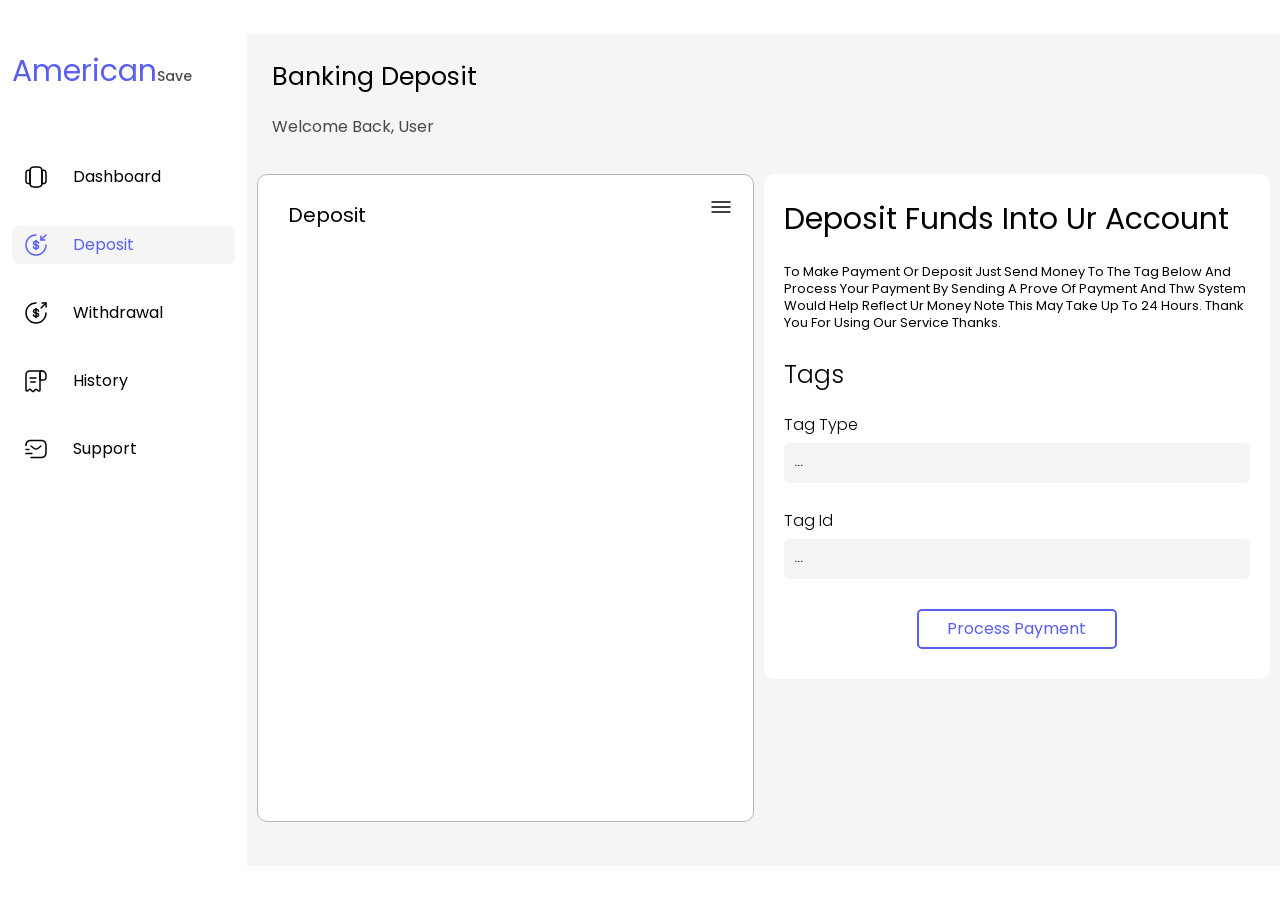
<file: deposit.html>
<!DOCTYPE html>
<html lang="en">
<head>
    <meta charset="UTF-8">
    <meta name="viewport" content="width=device-width, initial-scale=1.0">
    <link rel="stylesheet" href="./assets/css/style.css">
    <link rel="preconnect" href="https://fonts.googleapis.com">
<link rel="preconnect" href="https://fonts.gstatic.com" crossorigin>
<link href="https://fonts.googleapis.com/css2?family=Poppins:ital,wght@0,100;0,200;0,300;0,400;0,500;0,600;0,700;0,800;0,900;1,100;1,200;1,300;1,400;1,500;1,600;1,700;1,800;1,900&display=swap" rel="stylesheet">
    <title>American save _ deposit</title>
</head>
<body class="dash_body">
    <main>
        <section class="nav">
          
            <h1 class="logo">
                American <b>save</b>
            </h1>
            <svg width="24" class="nav_tog" height="24" viewBox="0 0 24 24" xmlns="http://www.w3.org/2000/svg">
                <path d="M21 7.75H3C2.59 7.75 2.25 7.41 2.25 7C2.25 6.59 2.59 6.25 3 6.25H21C21.41 6.25 21.75 6.59 21.75 7C21.75 7.41 21.41 7.75 21 7.75Z" />
                <path d="M21 12.75H3C2.59 12.75 2.25 12.41 2.25 12C2.25 11.59 2.59 11.25 3 11.25H21C21.41 11.25 21.75 11.59 21.75 12C21.75 12.41 21.41 12.75 21 12.75Z" />
                <path d="M21 17.75H3C2.59 17.75 2.25 17.41 2.25 17C2.25 16.59 2.59 16.25 3 16.25H21C21.41 16.25 21.75 16.59 21.75 17C21.75 17.41 21.41 17.75 21 17.75Z" />
                </svg>
            <ul>
                <a href="./dashboard.html">
                    <li >
                        <svg width="24" height="24" viewBox="0 0 24 24"  xmlns="http://www.w3.org/2000/svg">
                            <path d="M13 22.75H11C7.7 22.75 5.71 22.09 5.34 18.74C5.28 18.29 5.25 17.75 5.25 17V7C5.25 6.25 5.28 5.71 5.35 5.23C5.71 1.91 7.7 1.25 11 1.25H13C16.3 1.25 18.29 1.91 18.66 5.26C18.72 5.71 18.75 6.25 18.75 7V17C18.75 17.75 18.72 18.29 18.65 18.77C18.29 22.09 16.3 22.75 13 22.75ZM11 2.75C7.69 2.75 7.06 3.42 6.84 5.42C6.78 5.85 6.75 6.32 6.75 7V17C6.75 17.68 6.78 18.15 6.83 18.55C7.05 20.58 7.69 21.25 11 21.25H13C16.31 21.25 16.94 20.58 17.16 18.58C17.22 18.16 17.25 17.68 17.25 17V7C17.25 6.33 17.22 5.85 17.17 5.45C16.95 3.42 16.31 2.75 13 2.75H11Z" />
                            <path d="M5.67 19.42H5.33C2.24 19.42 1.25 18.43 1.25 15.33V8.67C1.25 5.57 2.24 4.58 5.33 4.58H5.67C5.84 4.58 5.98 4.58 6.14 4.59C6.35 4.6 6.54 4.7 6.67 4.87C6.8 5.04 6.86 5.24 6.83 5.45C6.78 5.85 6.75 6.32 6.75 7V17C6.75 17.68 6.78 18.15 6.83 18.55C6.86 18.76 6.8 18.97 6.67 19.13C6.54 19.29 6.35 19.39 6.14 19.41C5.98 19.42 5.84 19.42 5.67 19.42ZM5.27 6.08C3.08 6.09 2.75 6.44 2.75 8.67V15.33C2.75 17.56 3.08 17.91 5.27 17.92C5.26 17.65 5.25 17.35 5.25 17V7C5.25 6.65 5.26 6.35 5.27 6.08Z" />
                            <path d="M18.67 19.42H18.33C18.16 19.42 18.02 19.42 17.86 19.41C17.65 19.4 17.46 19.3 17.33 19.13C17.2 18.97 17.14 18.76 17.17 18.55C17.23 18.15 17.25 17.67 17.25 17V7C17.25 6.33 17.22 5.85 17.17 5.45C17.14 5.24 17.2 5.03 17.33 4.87C17.46 4.71 17.65 4.61 17.86 4.59C18.02 4.58 18.16 4.58 18.33 4.58H18.67C21.76 4.58 22.75 5.57 22.75 8.67V15.33C22.75 18.43 21.76 19.42 18.67 19.42ZM18.73 6.08C18.74 6.35 18.75 6.65 18.75 7V17C18.75 17.35 18.74 17.65 18.73 17.92C20.92 17.91 21.25 17.56 21.25 15.33V8.67C21.25 6.44 20.92 6.09 18.73 6.08Z" />
                            </svg>
                            
                        Dashboard
                    </li>
                </a>
                <a href="./deposit.html">
                    <li class="active">

                        <svg width="24" height="24" viewBox="0 0 24 24"  xmlns="http://www.w3.org/2000/svg">
                            <path d="M13.05 16.25H11.17C9.84001 16.25 8.75 15.13 8.75 13.75C8.75 13.34 9.09 13 9.5 13C9.91 13 10.25 13.34 10.25 13.75C10.25 14.3 10.66 14.75 11.17 14.75H13.05C13.44 14.75 13.75 14.4 13.75 13.97C13.75 13.43 13.6 13.35 13.26 13.23L10.25 12.18C9.61 11.96 8.75 11.49 8.75 10.02C8.75 8.76999 9.74001 7.73999 10.95 7.73999H12.83C14.16 7.73999 15.25 8.85999 15.25 10.24C15.25 10.65 14.91 10.99 14.5 10.99C14.09 10.99 13.75 10.65 13.75 10.24C13.75 9.68999 13.34 9.23999 12.83 9.23999H10.95C10.56 9.23999 10.25 9.58999 10.25 10.02C10.25 10.56 10.4 10.64 10.74 10.76L13.75 11.81C14.39 12.03 15.25 12.5 15.25 13.97C15.25 15.23 14.26 16.25 13.05 16.25Z" />
                            <path d="M12 17.25C11.59 17.25 11.25 16.91 11.25 16.5V7.5C11.25 7.09 11.59 6.75 12 6.75C12.41 6.75 12.75 7.09 12.75 7.5V16.5C12.75 16.91 12.41 17.25 12 17.25Z" />
                            <path d="M12 22.75C6.07 22.75 1.25 17.93 1.25 12C1.25 6.07 6.07 1.25 12 1.25C12.41 1.25 12.75 1.59 12.75 2C12.75 2.41 12.41 2.75 12 2.75C6.9 2.75 2.75 6.9 2.75 12C2.75 17.1 6.9 21.25 12 21.25C17.1 21.25 21.25 17.1 21.25 12C21.25 11.59 21.59 11.25 22 11.25C22.41 11.25 22.75 11.59 22.75 12C22.75 17.93 17.93 22.75 12 22.75Z" />
                            <path d="M21 7.75H17C16.59 7.75 16.25 7.41 16.25 7V3C16.25 2.59 16.59 2.25 17 2.25C17.41 2.25 17.75 2.59 17.75 3V6.25H21C21.41 6.25 21.75 6.59 21.75 7C21.75 7.41 21.41 7.75 21 7.75Z" />
                            <path d="M16.9999 7.75C16.8099 7.75 16.6199 7.68 16.4699 7.53C16.1799 7.24 16.1799 6.76 16.4699 6.47L21.4699 1.47C21.7599 1.18 22.2399 1.18 22.5299 1.47C22.8199 1.76 22.8199 2.24 22.5299 2.53L17.5299 7.53C17.3799 7.68 17.1899 7.75 16.9999 7.75Z" />
                            </svg>
                            
                        Deposit
                    </li>
                </a>
                <a href="./withdrawal.html">
                    <li>

                        <svg width="24" height="24" viewBox="0 0 24 24"  xmlns="http://www.w3.org/2000/svg">
                            <path d="M13.05 16.25H11.17C9.84001 16.25 8.75 15.13 8.75 13.75C8.75 13.34 9.09 13 9.5 13C9.91 13 10.25 13.34 10.25 13.75C10.25 14.3 10.66 14.75 11.17 14.75H13.05C13.44 14.75 13.75 14.4 13.75 13.97C13.75 13.43 13.6 13.35 13.26 13.23L10.25 12.18C9.61 11.95 8.75 11.49 8.75 10.02C8.75 8.76999 9.74001 7.73999 10.95 7.73999H12.83C14.16 7.73999 15.25 8.85999 15.25 10.24C15.25 10.65 14.91 10.99 14.5 10.99C14.09 10.99 13.75 10.65 13.75 10.24C13.75 9.68999 13.34 9.23999 12.83 9.23999H10.95C10.56 9.23999 10.25 9.58999 10.25 10.02C10.25 10.56 10.4 10.64 10.74 10.76L13.75 11.81C14.39 12.04 15.25 12.5 15.25 13.97C15.25 15.23 14.26 16.25 13.05 16.25Z" />
                            <path d="M12 17.25C11.59 17.25 11.25 16.91 11.25 16.5V7.5C11.25 7.09 11.59 6.75 12 6.75C12.41 6.75 12.75 7.09 12.75 7.5V16.5C12.75 16.91 12.41 17.25 12 17.25Z" />
                            <path d="M12 22.75C6.07 22.75 1.25 17.93 1.25 12C1.25 6.07 6.07 1.25 12 1.25C12.41 1.25 12.75 1.59 12.75 2C12.75 2.41 12.41 2.75 12 2.75C6.9 2.75 2.75 6.9 2.75 12C2.75 17.1 6.9 21.25 12 21.25C17.1 21.25 21.25 17.1 21.25 12C21.25 11.59 21.59 11.25 22 11.25C22.41 11.25 22.75 11.59 22.75 12C22.75 17.93 17.93 22.75 12 22.75Z" />
                            <path d="M22 6.75C21.59 6.75 21.25 6.41 21.25 6V2.75H18C17.59 2.75 17.25 2.41 17.25 2C17.25 1.59 17.59 1.25 18 1.25H22C22.41 1.25 22.75 1.59 22.75 2V6C22.75 6.41 22.41 6.75 22 6.75Z" />
                            <path d="M16.9999 7.75C16.8099 7.75 16.6199 7.68 16.4699 7.53C16.1799 7.24 16.1799 6.76 16.4699 6.47L21.4699 1.47C21.7599 1.18 22.2399 1.18 22.5299 1.47C22.8199 1.76 22.8199 2.24 22.5299 2.53L17.5299 7.53C17.3799 7.68 17.1899 7.75 16.9999 7.75Z" />
                            </svg>
                            
                        Withdrawal
                    </li>
                </a>
                <a href="./history.html">
                    <li>

                        <svg width="24" height="24" viewBox="0 0 24 24"  xmlns="http://www.w3.org/2000/svg">
                            <path d="M19.42 11.75H16C15.59 11.75 15.25 11.41 15.25 11V4.01C15.25 3.27 15.54 2.58 16.06 2.06C16.58 1.54 17.27 1.25 18.01 1.25H18.02C19.27 1.26 20.45 1.75 21.35 2.64C22.25 3.55 22.74 4.75 22.74 6V8.42C22.75 10.41 21.41 11.75 19.42 11.75ZM16.75 10.25H19.42C20.58 10.25 21.25 9.58 21.25 8.42V6C21.25 5.14 20.91 4.32 20.3 3.7C19.69 3.1 18.88 2.76 18.02 2.75C18.02 2.75 18.02 2.75 18.01 2.75C17.68 2.75 17.36 2.88 17.12 3.12C16.88 3.36 16.75 3.67 16.75 4.01V10.25Z" />
                            <path d="M8.99976 23.33C8.52976 23.33 8.08977 23.15 7.75977 22.81L6.09973 21.14C6.00973 21.05 5.86978 21.04 5.76978 21.12L4.05975 22.4C3.52975 22.8 2.82974 22.87 2.22974 22.57C1.62974 22.27 1.25977 21.67 1.25977 21V6C1.25977 2.98 2.98977 1.25 6.00977 1.25H18.0098C18.4198 1.25 18.7598 1.59 18.7598 2C18.7598 2.41 18.4198 2.75 18.0098 2.75C17.3198 2.75 16.7598 3.31 16.7598 4V21C16.7598 21.67 16.3897 22.27 15.7897 22.57C15.1997 22.87 14.4898 22.8 13.9598 22.4L12.2498 21.12C12.1498 21.04 12.0097 21.06 11.9297 21.14L10.2498 22.82C9.90976 23.15 9.46976 23.33 8.99976 23.33ZM5.90973 19.57C6.36973 19.57 6.81973 19.74 7.15973 20.09L8.81976 21.76C8.87976 21.82 8.95976 21.83 8.99976 21.83C9.03976 21.83 9.11975 21.82 9.17975 21.76L10.8597 20.08C11.4797 19.46 12.4598 19.4 13.1498 19.93L14.8497 21.2C14.9597 21.28 15.0597 21.25 15.1097 21.22C15.1597 21.19 15.2498 21.13 15.2498 21V4C15.2498 3.55 15.3597 3.12 15.5497 2.75H5.99976C3.77976 2.75 2.74976 3.78 2.74976 6V21C2.74976 21.14 2.83977 21.2 2.88977 21.23C2.94977 21.26 3.04978 21.28 3.14978 21.2L4.85974 19.92C5.16974 19.69 5.53973 19.57 5.90973 19.57Z" />
                            <path d="M12 9.75H6C5.59 9.75 5.25 9.41 5.25 9C5.25 8.59 5.59 8.25 6 8.25H12C12.41 8.25 12.75 8.59 12.75 9C12.75 9.41 12.41 9.75 12 9.75Z" />
                            <path d="M11.25 13.75H6.75C6.34 13.75 6 13.41 6 13C6 12.59 6.34 12.25 6.75 12.25H11.25C11.66 12.25 12 12.59 12 13C12 13.41 11.66 13.75 11.25 13.75Z" />
                            </svg>
                            
                        History
                    </li>
                </a>
                <a href="./support.html">
                    <li>

                        <svg width="24" height="24" viewBox="0 0 24 24"  xmlns="http://www.w3.org/2000/svg">
                            <path d="M17 21.25H7C6.59 21.25 6.25 20.91 6.25 20.5C6.25 20.09 6.59 19.75 7 19.75H17C19.86 19.75 21.25 18.36 21.25 15.5V8.5C21.25 5.64 19.86 4.25 17 4.25H7C4.14 4.25 2.75 5.64 2.75 8.5C2.75 8.91 2.41 9.25 2 9.25C1.59 9.25 1.25 8.91 1.25 8.5C1.25 4.85 3.35 2.75 7 2.75H17C20.65 2.75 22.75 4.85 22.75 8.5V15.5C22.75 19.15 20.65 21.25 17 21.25Z" />
                            <path d="M11.9998 12.87C11.1598 12.87 10.3098 12.61 9.65978 12.08L6.52978 9.57997C6.20978 9.31997 6.14978 8.84997 6.40978 8.52997C6.66978 8.20997 7.13977 8.14997 7.45977 8.40997L10.5898 10.91C11.3498 11.52 12.6398 11.52 13.3998 10.91L16.5298 8.40997C16.8498 8.14997 17.3298 8.19997 17.5798 8.52997C17.8398 8.84997 17.7898 9.32997 17.4598 9.57997L14.3298 12.08C13.6898 12.61 12.8398 12.87 11.9998 12.87Z" />
                            <path d="M8 17.25H2C1.59 17.25 1.25 16.91 1.25 16.5C1.25 16.09 1.59 15.75 2 15.75H8C8.41 15.75 8.75 16.09 8.75 16.5C8.75 16.91 8.41 17.25 8 17.25Z" />
                            <path d="M5 13.25H2C1.59 13.25 1.25 12.91 1.25 12.5C1.25 12.09 1.59 11.75 2 11.75H5C5.41 11.75 5.75 12.09 5.75 12.5C5.75 12.91 5.41 13.25 5 13.25Z" />
                            </svg>
                            
                        Support
                    </li>
                </a>
                <div id="google_translate_element" class="lang_init"></div>
            </ul>
        </section>
        <section class="main">


       <section class="top">
        <div class="ids">
            <h1>
                Banking deposit
            </h1>
            <p class="user_name">Welcome back, User</p>
        </div>
        
       </section> 
      

       <section class="cover withdrawal_cont">
        <section class="history in_history_page users">
            <div>
                <h1>
                    deposit
                </h1>
                <svg width="24" height="24" viewBox="0 0 24 24" xmlns="http://www.w3.org/2000/svg">
                    <path d="M21 7.75H3C2.59 7.75 2.25 7.41 2.25 7C2.25 6.59 2.59 6.25 3 6.25H21C21.41 6.25 21.75 6.59 21.75 7C21.75 7.41 21.41 7.75 21 7.75Z" />
                    <path d="M21 12.75H3C2.59 12.75 2.25 12.41 2.25 12C2.25 11.59 2.59 11.25 3 11.25H21C21.41 11.25 21.75 11.59 21.75 12C21.75 12.41 21.41 12.75 21 12.75Z" />
                    <path d="M21 17.75H3C2.59 17.75 2.25 17.41 2.25 17C2.25 16.59 2.59 16.25 3 16.25H21C21.41 16.25 21.75 16.59 21.75 17C21.75 17.41 21.41 17.75 21 17.75Z" />
                    </svg>
            </div>
        
            <ul>
           
            
            </ul>
        </section>


       <section class="pay">
    
    <h1>
        deposit funds into ur account
    </h1>
    <p>
        to make payment or deposit just send money to the 
        tag below and process your payment by sending a prove 
        of payment and thw system would help reflect ur money 
        note this may take up to 24 hours. thank you for using 
        our service thanks.
    </p>
    <h2>
        tags
    </h2>
    <label>
        tag type
        <p class="tag_type">...</p>
    </label>
    <label>
        tag id
        <p class="tag_id">...</p>
    </label>

    <button class="button_process">
        process payment
    </button>
     </section>
       </section>


<section class="popup">
    <form action="" >
        <h2>
            submit proof
        </h2>
        <label for="">
           amount
            <input type="number"  placeholder="00000">
        </label>                
        <label for="">
            proof
           <input type="file">
        </label>                            

        <button> submit </button>
    </form>
</section>

        </section>
    </main>
    <script src="./assets/js/app.js"></script>
    <script src="./assets/js/deposit.js"></script>
    
      
    <script type="text/javascript" src="https://translate.google.com/translate_a/element.js?cb=googleTranslateElementInit"></script>
    <!-- @Irakozemasenge -->
</body>
</html>
</file>
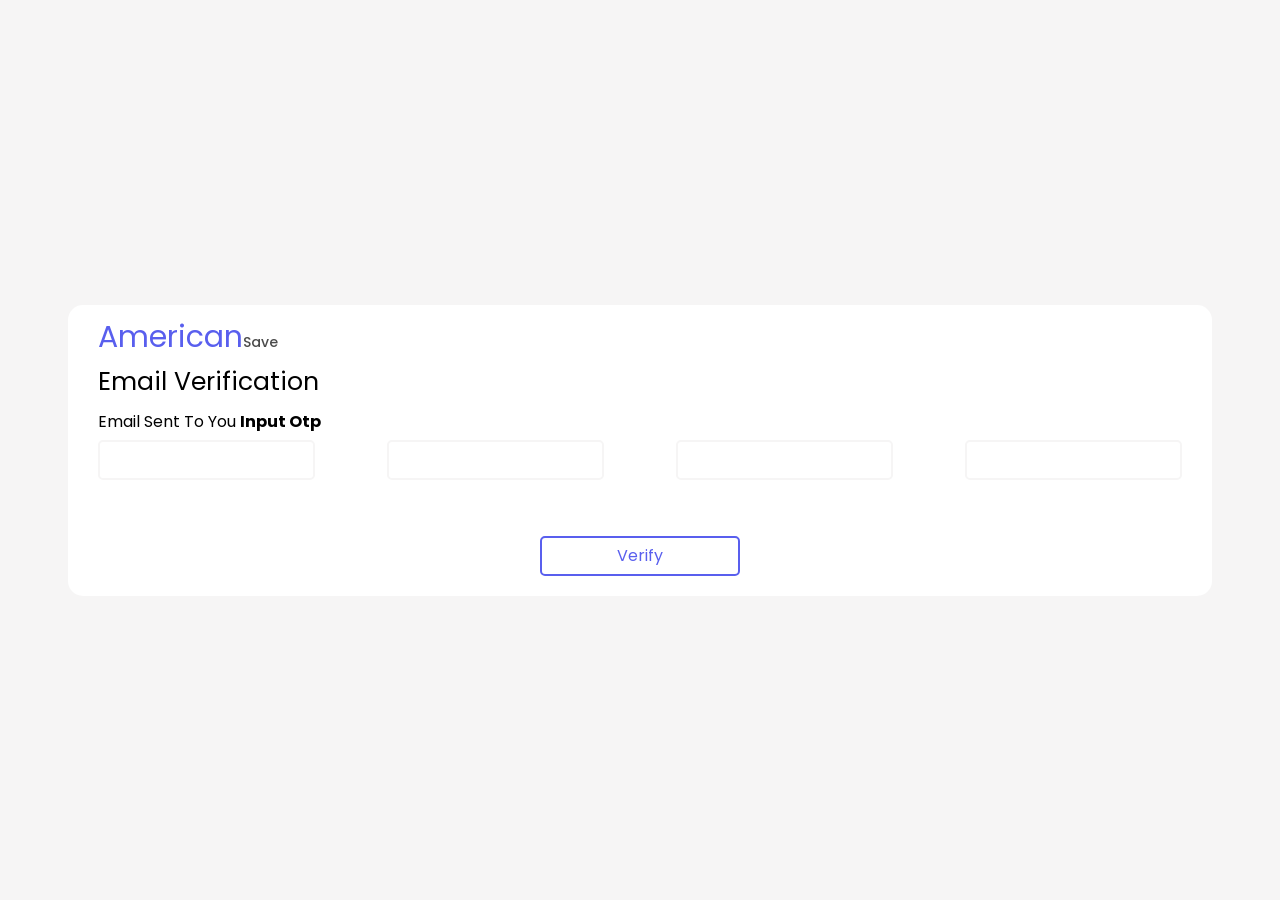
<file: emailverification.html>
<!DOCTYPE html>
<html lang="en">
<head>
    <meta charset="UTF-8">
    <meta name="viewport" content="width=device-width, initial-scale=1.0">
    <link rel="stylesheet" href="./assets/css/style.css">
    <link rel="preconnect" href="https://fonts.googleapis.com">
<link rel="preconnect" href="https://fonts.gstatic.com" crossorigin>
<link href="https://fonts.googleapis.com/css2?family=Poppins:ital,wght@0,100;0,200;0,300;0,400;0,500;0,600;0,700;0,800;0,900;1,100;1,200;1,300;1,400;1,500;1,600;1,700;1,800;1,900&display=swap" rel="stylesheet">
    <title>American save</title>
</head>
<body class="logs">
    <form class="logs">
        <h1 class="logo">
            American <b>save</b>
        </h1>

        <h2>
            email verification
        </h2>
        
        <label for="">
            <p>email sent to you <b>input otp</b></p>
            <div class="pin">
                <input type="number" required>
                <input type="number" required>
                <input type="number" required>
                <input type="number" required>
            </div>
        </label>
        <br>
        <button>
            verify 
        </button>
    </form>
</body>
</html>
</file>
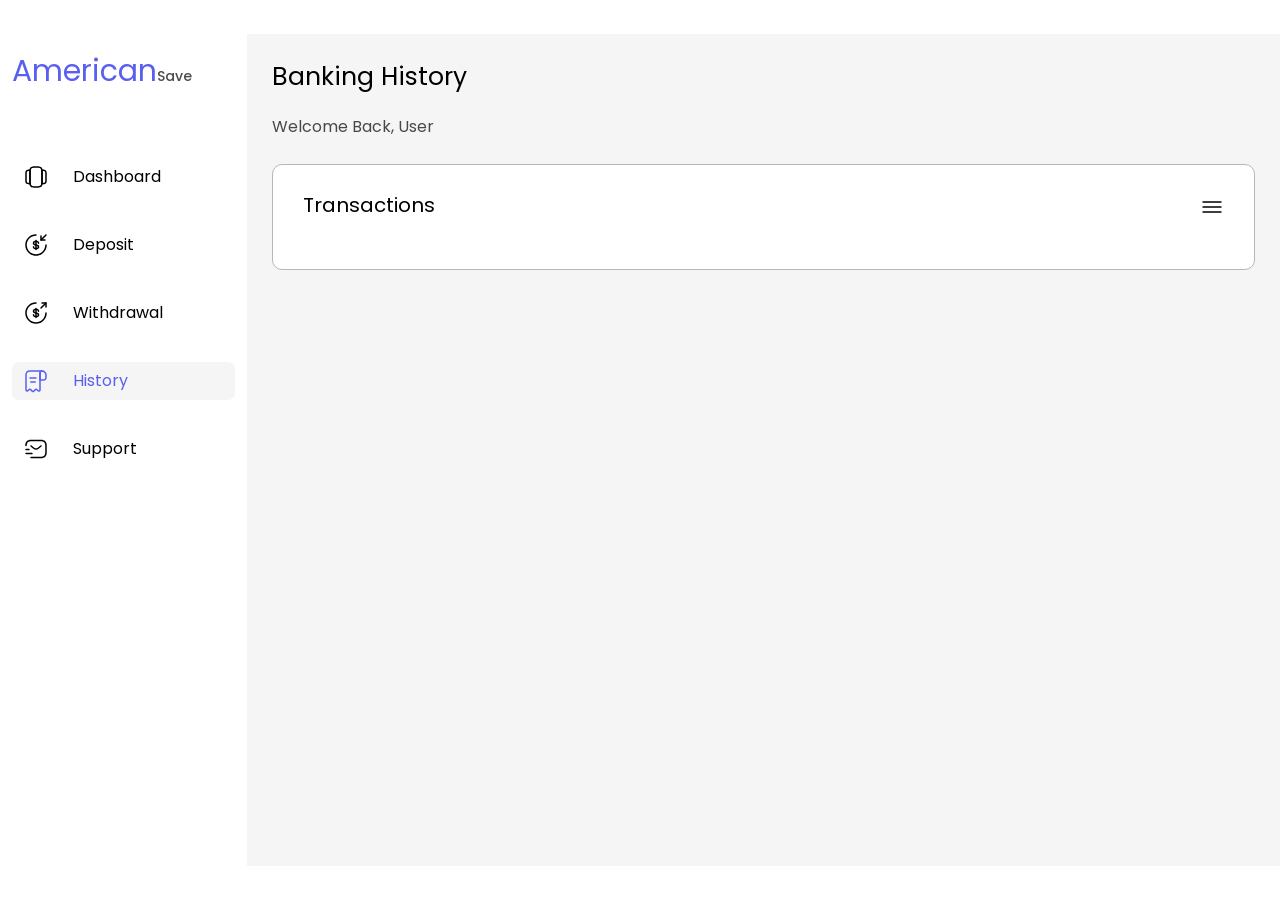
<file: history.html>
<!DOCTYPE html>
<html lang="en">
<head>
    <meta charset="UTF-8">
    <meta name="viewport" content="width=device-width, initial-scale=1.0">
    <link rel="stylesheet" href="./assets/css/style.css">
    <link rel="preconnect" href="https://fonts.googleapis.com">
<link rel="preconnect" href="https://fonts.gstatic.com" crossorigin>
<link href="https://fonts.googleapis.com/css2?family=Poppins:ital,wght@0,100;0,200;0,300;0,400;0,500;0,600;0,700;0,800;0,900;1,100;1,200;1,300;1,400;1,500;1,600;1,700;1,800;1,900&display=swap" rel="stylesheet">
    <title>American save _ History </title>
</head>
<body class="dash_body">
    <main>
        <section class="nav">
          
            <h1 class="logo">
                American <b>save</b>
            </h1>
            <svg width="24" class="nav_tog" height="24" viewBox="0 0 24 24" xmlns="http://www.w3.org/2000/svg">
                <path d="M21 7.75H3C2.59 7.75 2.25 7.41 2.25 7C2.25 6.59 2.59 6.25 3 6.25H21C21.41 6.25 21.75 6.59 21.75 7C21.75 7.41 21.41 7.75 21 7.75Z" />
                <path d="M21 12.75H3C2.59 12.75 2.25 12.41 2.25 12C2.25 11.59 2.59 11.25 3 11.25H21C21.41 11.25 21.75 11.59 21.75 12C21.75 12.41 21.41 12.75 21 12.75Z" />
                <path d="M21 17.75H3C2.59 17.75 2.25 17.41 2.25 17C2.25 16.59 2.59 16.25 3 16.25H21C21.41 16.25 21.75 16.59 21.75 17C21.75 17.41 21.41 17.75 21 17.75Z" />
                </svg>
           
            <ul>
                <a href="./dashboard.html">
                    <li >

                        <svg width="24" height="24" viewBox="0 0 24 24"  xmlns="http://www.w3.org/2000/svg">
                            <path d="M13 22.75H11C7.7 22.75 5.71 22.09 5.34 18.74C5.28 18.29 5.25 17.75 5.25 17V7C5.25 6.25 5.28 5.71 5.35 5.23C5.71 1.91 7.7 1.25 11 1.25H13C16.3 1.25 18.29 1.91 18.66 5.26C18.72 5.71 18.75 6.25 18.75 7V17C18.75 17.75 18.72 18.29 18.65 18.77C18.29 22.09 16.3 22.75 13 22.75ZM11 2.75C7.69 2.75 7.06 3.42 6.84 5.42C6.78 5.85 6.75 6.32 6.75 7V17C6.75 17.68 6.78 18.15 6.83 18.55C7.05 20.58 7.69 21.25 11 21.25H13C16.31 21.25 16.94 20.58 17.16 18.58C17.22 18.16 17.25 17.68 17.25 17V7C17.25 6.33 17.22 5.85 17.17 5.45C16.95 3.42 16.31 2.75 13 2.75H11Z" />
                            <path d="M5.67 19.42H5.33C2.24 19.42 1.25 18.43 1.25 15.33V8.67C1.25 5.57 2.24 4.58 5.33 4.58H5.67C5.84 4.58 5.98 4.58 6.14 4.59C6.35 4.6 6.54 4.7 6.67 4.87C6.8 5.04 6.86 5.24 6.83 5.45C6.78 5.85 6.75 6.32 6.75 7V17C6.75 17.68 6.78 18.15 6.83 18.55C6.86 18.76 6.8 18.97 6.67 19.13C6.54 19.29 6.35 19.39 6.14 19.41C5.98 19.42 5.84 19.42 5.67 19.42ZM5.27 6.08C3.08 6.09 2.75 6.44 2.75 8.67V15.33C2.75 17.56 3.08 17.91 5.27 17.92C5.26 17.65 5.25 17.35 5.25 17V7C5.25 6.65 5.26 6.35 5.27 6.08Z" />
                            <path d="M18.67 19.42H18.33C18.16 19.42 18.02 19.42 17.86 19.41C17.65 19.4 17.46 19.3 17.33 19.13C17.2 18.97 17.14 18.76 17.17 18.55C17.23 18.15 17.25 17.67 17.25 17V7C17.25 6.33 17.22 5.85 17.17 5.45C17.14 5.24 17.2 5.03 17.33 4.87C17.46 4.71 17.65 4.61 17.86 4.59C18.02 4.58 18.16 4.58 18.33 4.58H18.67C21.76 4.58 22.75 5.57 22.75 8.67V15.33C22.75 18.43 21.76 19.42 18.67 19.42ZM18.73 6.08C18.74 6.35 18.75 6.65 18.75 7V17C18.75 17.35 18.74 17.65 18.73 17.92C20.92 17.91 21.25 17.56 21.25 15.33V8.67C21.25 6.44 20.92 6.09 18.73 6.08Z" />
                            </svg>
                            
                        Dashboard
                    </li>
                </a>
                <a href="./deposit.html">
                    <li >

                        <svg width="24" height="24" viewBox="0 0 24 24"  xmlns="http://www.w3.org/2000/svg">
                            <path d="M13.05 16.25H11.17C9.84001 16.25 8.75 15.13 8.75 13.75C8.75 13.34 9.09 13 9.5 13C9.91 13 10.25 13.34 10.25 13.75C10.25 14.3 10.66 14.75 11.17 14.75H13.05C13.44 14.75 13.75 14.4 13.75 13.97C13.75 13.43 13.6 13.35 13.26 13.23L10.25 12.18C9.61 11.96 8.75 11.49 8.75 10.02C8.75 8.76999 9.74001 7.73999 10.95 7.73999H12.83C14.16 7.73999 15.25 8.85999 15.25 10.24C15.25 10.65 14.91 10.99 14.5 10.99C14.09 10.99 13.75 10.65 13.75 10.24C13.75 9.68999 13.34 9.23999 12.83 9.23999H10.95C10.56 9.23999 10.25 9.58999 10.25 10.02C10.25 10.56 10.4 10.64 10.74 10.76L13.75 11.81C14.39 12.03 15.25 12.5 15.25 13.97C15.25 15.23 14.26 16.25 13.05 16.25Z" />
                            <path d="M12 17.25C11.59 17.25 11.25 16.91 11.25 16.5V7.5C11.25 7.09 11.59 6.75 12 6.75C12.41 6.75 12.75 7.09 12.75 7.5V16.5C12.75 16.91 12.41 17.25 12 17.25Z" />
                            <path d="M12 22.75C6.07 22.75 1.25 17.93 1.25 12C1.25 6.07 6.07 1.25 12 1.25C12.41 1.25 12.75 1.59 12.75 2C12.75 2.41 12.41 2.75 12 2.75C6.9 2.75 2.75 6.9 2.75 12C2.75 17.1 6.9 21.25 12 21.25C17.1 21.25 21.25 17.1 21.25 12C21.25 11.59 21.59 11.25 22 11.25C22.41 11.25 22.75 11.59 22.75 12C22.75 17.93 17.93 22.75 12 22.75Z" />
                            <path d="M21 7.75H17C16.59 7.75 16.25 7.41 16.25 7V3C16.25 2.59 16.59 2.25 17 2.25C17.41 2.25 17.75 2.59 17.75 3V6.25H21C21.41 6.25 21.75 6.59 21.75 7C21.75 7.41 21.41 7.75 21 7.75Z" />
                            <path d="M16.9999 7.75C16.8099 7.75 16.6199 7.68 16.4699 7.53C16.1799 7.24 16.1799 6.76 16.4699 6.47L21.4699 1.47C21.7599 1.18 22.2399 1.18 22.5299 1.47C22.8199 1.76 22.8199 2.24 22.5299 2.53L17.5299 7.53C17.3799 7.68 17.1899 7.75 16.9999 7.75Z" />
                            </svg>
                            
                        Deposit
                    </li>
                </a>
                <a href="./withdrawal.html">
                    <li >

                        <svg width="24" height="24" viewBox="0 0 24 24"  xmlns="http://www.w3.org/2000/svg">
                            <path d="M13.05 16.25H11.17C9.84001 16.25 8.75 15.13 8.75 13.75C8.75 13.34 9.09 13 9.5 13C9.91 13 10.25 13.34 10.25 13.75C10.25 14.3 10.66 14.75 11.17 14.75H13.05C13.44 14.75 13.75 14.4 13.75 13.97C13.75 13.43 13.6 13.35 13.26 13.23L10.25 12.18C9.61 11.95 8.75 11.49 8.75 10.02C8.75 8.76999 9.74001 7.73999 10.95 7.73999H12.83C14.16 7.73999 15.25 8.85999 15.25 10.24C15.25 10.65 14.91 10.99 14.5 10.99C14.09 10.99 13.75 10.65 13.75 10.24C13.75 9.68999 13.34 9.23999 12.83 9.23999H10.95C10.56 9.23999 10.25 9.58999 10.25 10.02C10.25 10.56 10.4 10.64 10.74 10.76L13.75 11.81C14.39 12.04 15.25 12.5 15.25 13.97C15.25 15.23 14.26 16.25 13.05 16.25Z" />
                            <path d="M12 17.25C11.59 17.25 11.25 16.91 11.25 16.5V7.5C11.25 7.09 11.59 6.75 12 6.75C12.41 6.75 12.75 7.09 12.75 7.5V16.5C12.75 16.91 12.41 17.25 12 17.25Z" />
                            <path d="M12 22.75C6.07 22.75 1.25 17.93 1.25 12C1.25 6.07 6.07 1.25 12 1.25C12.41 1.25 12.75 1.59 12.75 2C12.75 2.41 12.41 2.75 12 2.75C6.9 2.75 2.75 6.9 2.75 12C2.75 17.1 6.9 21.25 12 21.25C17.1 21.25 21.25 17.1 21.25 12C21.25 11.59 21.59 11.25 22 11.25C22.41 11.25 22.75 11.59 22.75 12C22.75 17.93 17.93 22.75 12 22.75Z" />
                            <path d="M22 6.75C21.59 6.75 21.25 6.41 21.25 6V2.75H18C17.59 2.75 17.25 2.41 17.25 2C17.25 1.59 17.59 1.25 18 1.25H22C22.41 1.25 22.75 1.59 22.75 2V6C22.75 6.41 22.41 6.75 22 6.75Z" />
                            <path d="M16.9999 7.75C16.8099 7.75 16.6199 7.68 16.4699 7.53C16.1799 7.24 16.1799 6.76 16.4699 6.47L21.4699 1.47C21.7599 1.18 22.2399 1.18 22.5299 1.47C22.8199 1.76 22.8199 2.24 22.5299 2.53L17.5299 7.53C17.3799 7.68 17.1899 7.75 16.9999 7.75Z" />
                            </svg>
                            
                        Withdrawal
                    </li>
                </a>
                <a href="./history.html">
                    <li class="active">

                        <svg width="24" height="24" viewBox="0 0 24 24"  xmlns="http://www.w3.org/2000/svg">
                            <path d="M19.42 11.75H16C15.59 11.75 15.25 11.41 15.25 11V4.01C15.25 3.27 15.54 2.58 16.06 2.06C16.58 1.54 17.27 1.25 18.01 1.25H18.02C19.27 1.26 20.45 1.75 21.35 2.64C22.25 3.55 22.74 4.75 22.74 6V8.42C22.75 10.41 21.41 11.75 19.42 11.75ZM16.75 10.25H19.42C20.58 10.25 21.25 9.58 21.25 8.42V6C21.25 5.14 20.91 4.32 20.3 3.7C19.69 3.1 18.88 2.76 18.02 2.75C18.02 2.75 18.02 2.75 18.01 2.75C17.68 2.75 17.36 2.88 17.12 3.12C16.88 3.36 16.75 3.67 16.75 4.01V10.25Z" />
                            <path d="M8.99976 23.33C8.52976 23.33 8.08977 23.15 7.75977 22.81L6.09973 21.14C6.00973 21.05 5.86978 21.04 5.76978 21.12L4.05975 22.4C3.52975 22.8 2.82974 22.87 2.22974 22.57C1.62974 22.27 1.25977 21.67 1.25977 21V6C1.25977 2.98 2.98977 1.25 6.00977 1.25H18.0098C18.4198 1.25 18.7598 1.59 18.7598 2C18.7598 2.41 18.4198 2.75 18.0098 2.75C17.3198 2.75 16.7598 3.31 16.7598 4V21C16.7598 21.67 16.3897 22.27 15.7897 22.57C15.1997 22.87 14.4898 22.8 13.9598 22.4L12.2498 21.12C12.1498 21.04 12.0097 21.06 11.9297 21.14L10.2498 22.82C9.90976 23.15 9.46976 23.33 8.99976 23.33ZM5.90973 19.57C6.36973 19.57 6.81973 19.74 7.15973 20.09L8.81976 21.76C8.87976 21.82 8.95976 21.83 8.99976 21.83C9.03976 21.83 9.11975 21.82 9.17975 21.76L10.8597 20.08C11.4797 19.46 12.4598 19.4 13.1498 19.93L14.8497 21.2C14.9597 21.28 15.0597 21.25 15.1097 21.22C15.1597 21.19 15.2498 21.13 15.2498 21V4C15.2498 3.55 15.3597 3.12 15.5497 2.75H5.99976C3.77976 2.75 2.74976 3.78 2.74976 6V21C2.74976 21.14 2.83977 21.2 2.88977 21.23C2.94977 21.26 3.04978 21.28 3.14978 21.2L4.85974 19.92C5.16974 19.69 5.53973 19.57 5.90973 19.57Z" />
                            <path d="M12 9.75H6C5.59 9.75 5.25 9.41 5.25 9C5.25 8.59 5.59 8.25 6 8.25H12C12.41 8.25 12.75 8.59 12.75 9C12.75 9.41 12.41 9.75 12 9.75Z" />
                            <path d="M11.25 13.75H6.75C6.34 13.75 6 13.41 6 13C6 12.59 6.34 12.25 6.75 12.25H11.25C11.66 12.25 12 12.59 12 13C12 13.41 11.66 13.75 11.25 13.75Z" />
                            </svg>
                            
                        History
                    </li>
                </a>
                <a href="./support.html">
                    <li>

                        <svg width="24" height="24" viewBox="0 0 24 24"  xmlns="http://www.w3.org/2000/svg">
                            <path d="M17 21.25H7C6.59 21.25 6.25 20.91 6.25 20.5C6.25 20.09 6.59 19.75 7 19.75H17C19.86 19.75 21.25 18.36 21.25 15.5V8.5C21.25 5.64 19.86 4.25 17 4.25H7C4.14 4.25 2.75 5.64 2.75 8.5C2.75 8.91 2.41 9.25 2 9.25C1.59 9.25 1.25 8.91 1.25 8.5C1.25 4.85 3.35 2.75 7 2.75H17C20.65 2.75 22.75 4.85 22.75 8.5V15.5C22.75 19.15 20.65 21.25 17 21.25Z" />
                            <path d="M11.9998 12.87C11.1598 12.87 10.3098 12.61 9.65978 12.08L6.52978 9.57997C6.20978 9.31997 6.14978 8.84997 6.40978 8.52997C6.66978 8.20997 7.13977 8.14997 7.45977 8.40997L10.5898 10.91C11.3498 11.52 12.6398 11.52 13.3998 10.91L16.5298 8.40997C16.8498 8.14997 17.3298 8.19997 17.5798 8.52997C17.8398 8.84997 17.7898 9.32997 17.4598 9.57997L14.3298 12.08C13.6898 12.61 12.8398 12.87 11.9998 12.87Z" />
                            <path d="M8 17.25H2C1.59 17.25 1.25 16.91 1.25 16.5C1.25 16.09 1.59 15.75 2 15.75H8C8.41 15.75 8.75 16.09 8.75 16.5C8.75 16.91 8.41 17.25 8 17.25Z" />
                            <path d="M5 13.25H2C1.59 13.25 1.25 12.91 1.25 12.5C1.25 12.09 1.59 11.75 2 11.75H5C5.41 11.75 5.75 12.09 5.75 12.5C5.75 12.91 5.41 13.25 5 13.25Z" />
                            </svg>
                            
                        Support
                    </li>
                </a>
                <div id="google_translate_element" class="lang_init"></div>
            </ul>
        </section>
        <section class="main">


       <section class="top">
        <div class="ids">
            <h1>
                Banking History
            </h1>
            <p class="user_name">Welcome back, User</p>
        </div>
        
       </section> 
      

       <section class="cover">
       

        <section class="history in_history_page">
            <div>
                <h1>
                    Transactions
                </h1>
                <svg width="24" height="24" viewBox="0 0 24 24" xmlns="http://www.w3.org/2000/svg">
                    <path d="M21 7.75H3C2.59 7.75 2.25 7.41 2.25 7C2.25 6.59 2.59 6.25 3 6.25H21C21.41 6.25 21.75 6.59 21.75 7C21.75 7.41 21.41 7.75 21 7.75Z" />
                    <path d="M21 12.75H3C2.59 12.75 2.25 12.41 2.25 12C2.25 11.59 2.59 11.25 3 11.25H21C21.41 11.25 21.75 11.59 21.75 12C21.75 12.41 21.41 12.75 21 12.75Z" />
                    <path d="M21 17.75H3C2.59 17.75 2.25 17.41 2.25 17C2.25 16.59 2.59 16.25 3 16.25H21C21.41 16.25 21.75 16.59 21.75 17C21.75 17.41 21.41 17.75 21 17.75Z" />
                    </svg>
            </div>

            
            <ul>
              
            </ul>
        </section>

       </section>




        </section>
    </main>

    <script src="./assets/js/app.js"></script>
    <script src="./assets/js/history.js"></script>
    
      
    <script type="text/javascript" src="https://translate.google.com/translate_a/element.js?cb=googleTranslateElementInit"></script>
    <!-- @Irakozemasenge -->
</body>
</html>
</file>
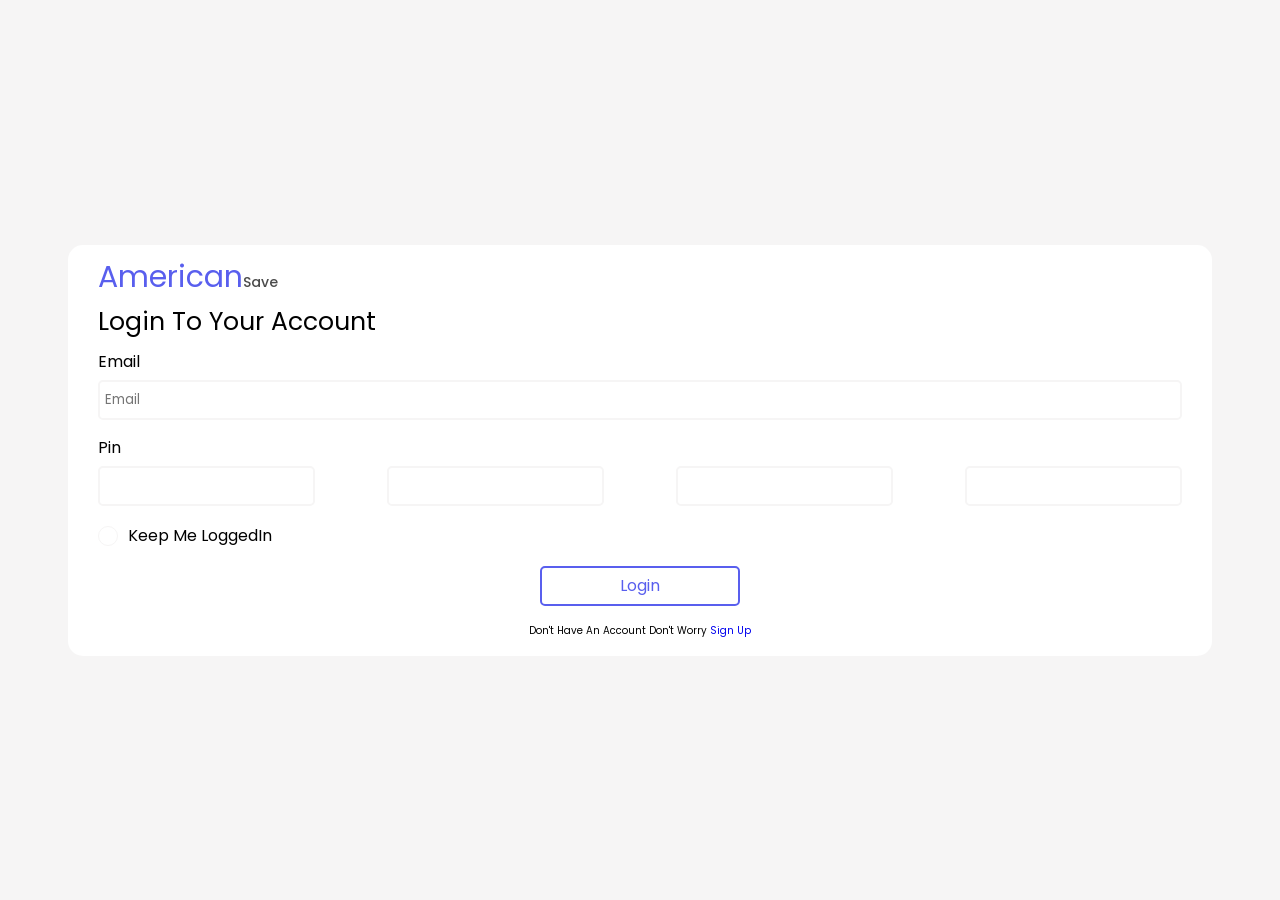
<file: logIn.html>
<!DOCTYPE html>
<html lang="en">
<head>
    <meta charset="UTF-8">
    <meta name="viewport" content="width=device-width, initial-scale=1.0">
    <link rel="stylesheet" href="./assets/css/style.css">
    <link rel="preconnect" href="https://fonts.googleapis.com">
<link rel="preconnect" href="https://fonts.gstatic.com" crossorigin>
<link href="https://fonts.googleapis.com/css2?family=Poppins:ital,wght@0,100;0,200;0,300;0,400;0,500;0,600;0,700;0,800;0,900;1,100;1,200;1,300;1,400;1,500;1,600;1,700;1,800;1,900&display=swap" rel="stylesheet">
    <title>American save</title>
</head>
<body class="logs">
    <div id="google_translate_element" class="lang_init" style="
        position: absolute;
        right:4px;
        top:4px;
        "></div>
    <form class="logs">
        <h1 class="logo">
            American <b>save</b>
        </h1>

        <h2>
            login to your account
        </h2>

        <label >
          email
          <input type="email" required placeholder="Email">
        </label>

        <label for="">
            Pin
            <div class="pin">
                <input type="number" required>
                <input type="number" required>
                <input type="number" required>
                <input type="number" required>
            </div>
        </label>
        <label class="radio" for="keep_me_in">
            <input type="checkbox" id="keep_me_in" >
            <div class="radio"></div>
            keep me loggedIn
        </label>
        <button>
            login
        </button>
       <h3>don't have an account don't worry <a href="./signup.html">sign up</a></h3>
    </form>
    <script src="./assets/js/login.js"></script>
    
<script type="text/javascript" src="https://translate.google.com/translate_a/element.js?cb=googleTranslateElementInit"></script>
<!-- @Irakozemasenge -->
</body>
</html>
</file>
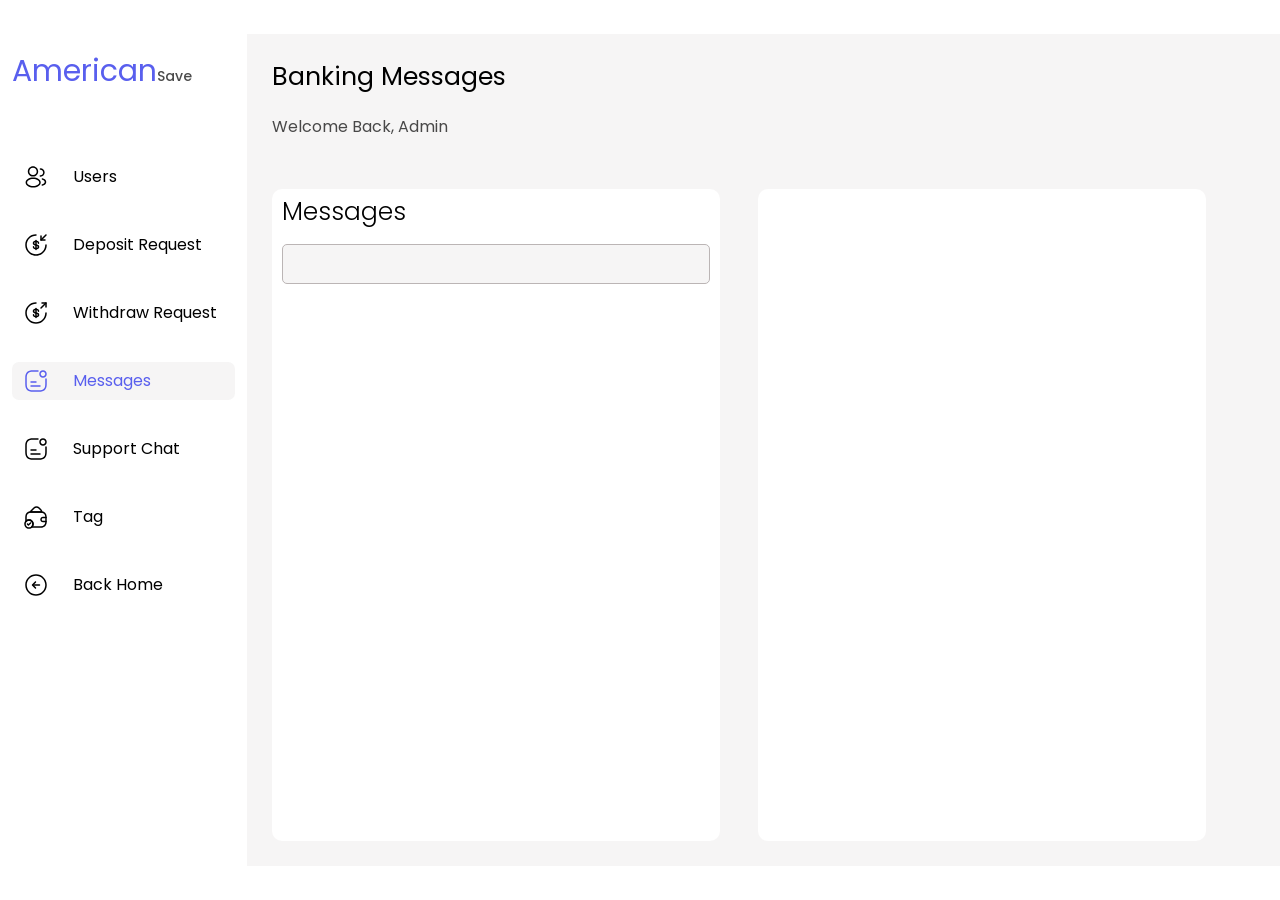
<file: message.html>
<!DOCTYPE html>
<html lang="en">
<head>
    <meta charset="UTF-8">
    <meta name="viewport" content="width=device-width, initial-scale=1.0">
    <link rel="stylesheet" href="./assets/css/style.css">
    <link rel="preconnect" href="https://fonts.googleapis.com">
<link rel="preconnect" href="https://fonts.gstatic.com" crossorigin>
<link href="https://fonts.googleapis.com/css2?family=Poppins:ital,wght@0,100;0,200;0,300;0,400;0,500;0,600;0,700;0,800;0,900;1,100;1,200;1,300;1,400;1,500;1,600;1,700;1,800;1,900&display=swap" rel="stylesheet">
    <title>American save _ deposit request </title>
</head>
<body class="dash_body">
    <main>
        <section class="nav">
          
            <h1 class="logo">
                American <b>save</b>
            </h1>
            <svg width="24" class="nav_tog" height="24" viewBox="0 0 24 24" xmlns="http://www.w3.org/2000/svg">
            
                <path d="M21 7.75H3C2.59 7.75 2.25 7.41 2.25 7C2.25 6.59 2.59 6.25 3 6.25H21C21.41 6.25 21.75 6.59 21.75 7C21.75 7.41 21.41 7.75 21 7.75Z" />
                <path d="M21 12.75H3C2.59 12.75 2.25 12.41 2.25 12C2.25 11.59 2.59 11.25 3 11.25H21C21.41 11.25 21.75 11.59 21.75 12C21.75 12.41 21.41 12.75 21 12.75Z" />
                <path d="M21 17.75H3C2.59 17.75 2.25 17.41 2.25 17C2.25 16.59 2.59 16.25 3 16.25H21C21.41 16.25 21.75 16.59 21.75 17C21.75 17.41 21.41 17.75 21 17.75Z" />
                </svg>
            <ul>
                <a href="./users.html">
                    <li >


                        <svg width="24" height="24" viewBox="0 0 24 24"  xmlns="http://www.w3.org/2000/svg">
                            <path d="M9.15961 11.62C9.12961 11.62 9.10961 11.62 9.07961 11.62C9.02961 11.61 8.95961 11.61 8.89961 11.62C5.99961 11.53 3.80961 9.25 3.80961 6.44C3.80961 3.58 6.13961 1.25 8.99961 1.25C11.8596 1.25 14.1896 3.58 14.1896 6.44C14.1796 9.25 11.9796 11.53 9.18961 11.62C9.17961 11.62 9.16961 11.62 9.15961 11.62ZM8.99961 2.75C6.96961 2.75 5.30961 4.41 5.30961 6.44C5.30961 8.44 6.86961 10.05 8.85961 10.12C8.91961 10.11 9.04961 10.11 9.17961 10.12C11.1396 10.03 12.6796 8.42 12.6896 6.44C12.6896 4.41 11.0296 2.75 8.99961 2.75Z" />
                            <path d="M16.5396 11.75C16.5096 11.75 16.4796 11.75 16.4496 11.74C16.0396 11.78 15.6196 11.49 15.5796 11.08C15.5396 10.67 15.7896 10.3 16.1996 10.25C16.3196 10.24 16.4496 10.24 16.5596 10.24C18.0196 10.16 19.1596 8.96 19.1596 7.49C19.1596 5.97 17.9296 4.74 16.4096 4.74C15.9996 4.75 15.6596 4.41 15.6596 4C15.6596 3.59 15.9996 3.25 16.4096 3.25C18.7496 3.25 20.6596 5.16 20.6596 7.5C20.6596 9.8 18.8596 11.66 16.5696 11.75C16.5596 11.75 16.5496 11.75 16.5396 11.75Z" />
                            <path d="M9.16961 22.55C7.20961 22.55 5.23961 22.05 3.74961 21.05C2.35961 20.13 1.59961 18.87 1.59961 17.5C1.59961 16.13 2.35961 14.86 3.74961 13.93C6.74961 11.94 11.6096 11.94 14.5896 13.93C15.9696 14.85 16.7396 16.11 16.7396 17.48C16.7396 18.85 15.9796 20.12 14.5896 21.05C13.0896 22.05 11.1296 22.55 9.16961 22.55ZM4.57961 15.19C3.61961 15.83 3.09961 16.65 3.09961 17.51C3.09961 18.36 3.62961 19.18 4.57961 19.81C7.06961 21.48 11.2696 21.48 13.7596 19.81C14.7196 19.17 15.2396 18.35 15.2396 17.49C15.2396 16.64 14.7096 15.82 13.7596 15.19C11.2696 13.53 7.06961 13.53 4.57961 15.19Z" />
                            <path d="M18.3396 20.75C17.9896 20.75 17.6796 20.51 17.6096 20.15C17.5296 19.74 17.7896 19.35 18.1896 19.26C18.8196 19.13 19.3996 18.88 19.8496 18.53C20.4196 18.1 20.7296 17.56 20.7296 16.99C20.7296 16.42 20.4196 15.88 19.8596 15.46C19.4196 15.12 18.8696 14.88 18.2196 14.73C17.8196 14.64 17.5596 14.24 17.6496 13.83C17.7396 13.43 18.1396 13.17 18.5496 13.26C19.4096 13.45 20.1596 13.79 20.7696 14.26C21.6996 14.96 22.2296 15.95 22.2296 16.99C22.2296 18.03 21.6896 19.02 20.7596 19.73C20.1396 20.21 19.3596 20.56 18.4996 20.73C18.4396 20.75 18.3896 20.75 18.3396 20.75Z" />
                            </svg>
                            
                            
                         Users
                    </li>
                </a>
                <a href="./deposit request.html">
                    <li  >
                        <svg width="24" height="24" viewBox="0 0 24 24"  xmlns="http://www.w3.org/2000/svg">
                            <path d="M13.05 16.25H11.17C9.84001 16.25 8.75 15.13 8.75 13.75C8.75 13.34 9.09 13 9.5 13C9.91 13 10.25 13.34 10.25 13.75C10.25 14.3 10.66 14.75 11.17 14.75H13.05C13.44 14.75 13.75 14.4 13.75 13.97C13.75 13.43 13.6 13.35 13.26 13.23L10.25 12.18C9.61 11.96 8.75 11.49 8.75 10.02C8.75 8.76999 9.74001 7.73999 10.95 7.73999H12.83C14.16 7.73999 15.25 8.85999 15.25 10.24C15.25 10.65 14.91 10.99 14.5 10.99C14.09 10.99 13.75 10.65 13.75 10.24C13.75 9.68999 13.34 9.23999 12.83 9.23999H10.95C10.56 9.23999 10.25 9.58999 10.25 10.02C10.25 10.56 10.4 10.64 10.74 10.76L13.75 11.81C14.39 12.03 15.25 12.5 15.25 13.97C15.25 15.23 14.26 16.25 13.05 16.25Z" />
                            <path d="M12 17.25C11.59 17.25 11.25 16.91 11.25 16.5V7.5C11.25 7.09 11.59 6.75 12 6.75C12.41 6.75 12.75 7.09 12.75 7.5V16.5C12.75 16.91 12.41 17.25 12 17.25Z" />
                            <path d="M12 22.75C6.07 22.75 1.25 17.93 1.25 12C1.25 6.07 6.07 1.25 12 1.25C12.41 1.25 12.75 1.59 12.75 2C12.75 2.41 12.41 2.75 12 2.75C6.9 2.75 2.75 6.9 2.75 12C2.75 17.1 6.9 21.25 12 21.25C17.1 21.25 21.25 17.1 21.25 12C21.25 11.59 21.59 11.25 22 11.25C22.41 11.25 22.75 11.59 22.75 12C22.75 17.93 17.93 22.75 12 22.75Z" />
                            <path d="M21 7.75H17C16.59 7.75 16.25 7.41 16.25 7V3C16.25 2.59 16.59 2.25 17 2.25C17.41 2.25 17.75 2.59 17.75 3V6.25H21C21.41 6.25 21.75 6.59 21.75 7C21.75 7.41 21.41 7.75 21 7.75Z" />
                            <path d="M16.9999 7.75C16.8099 7.75 16.6199 7.68 16.4699 7.53C16.1799 7.24 16.1799 6.76 16.4699 6.47L21.4699 1.47C21.7599 1.18 22.2399 1.18 22.5299 1.47C22.8199 1.76 22.8199 2.24 22.5299 2.53L17.5299 7.53C17.3799 7.68 17.1899 7.75 16.9999 7.75Z" />
                            </svg>  
    
                      
                         deposit request
                    </li>
                </a>
                <a href="./withdraw request.html">

                    <li >
                        <svg width="24" height="24" viewBox="0 0 24 24"  xmlns="http://www.w3.org/2000/svg">
                            <path d="M13.05 16.25H11.17C9.84001 16.25 8.75 15.13 8.75 13.75C8.75 13.34 9.09 13 9.5 13C9.91 13 10.25 13.34 10.25 13.75C10.25 14.3 10.66 14.75 11.17 14.75H13.05C13.44 14.75 13.75 14.4 13.75 13.97C13.75 13.43 13.6 13.35 13.26 13.23L10.25 12.18C9.61 11.95 8.75 11.49 8.75 10.02C8.75 8.76999 9.74001 7.73999 10.95 7.73999H12.83C14.16 7.73999 15.25 8.85999 15.25 10.24C15.25 10.65 14.91 10.99 14.5 10.99C14.09 10.99 13.75 10.65 13.75 10.24C13.75 9.68999 13.34 9.23999 12.83 9.23999H10.95C10.56 9.23999 10.25 9.58999 10.25 10.02C10.25 10.56 10.4 10.64 10.74 10.76L13.75 11.81C14.39 12.04 15.25 12.5 15.25 13.97C15.25 15.23 14.26 16.25 13.05 16.25Z" />
                            <path d="M12 17.25C11.59 17.25 11.25 16.91 11.25 16.5V7.5C11.25 7.09 11.59 6.75 12 6.75C12.41 6.75 12.75 7.09 12.75 7.5V16.5C12.75 16.91 12.41 17.25 12 17.25Z" />
                            <path d="M12 22.75C6.07 22.75 1.25 17.93 1.25 12C1.25 6.07 6.07 1.25 12 1.25C12.41 1.25 12.75 1.59 12.75 2C12.75 2.41 12.41 2.75 12 2.75C6.9 2.75 2.75 6.9 2.75 12C2.75 17.1 6.9 21.25 12 21.25C17.1 21.25 21.25 17.1 21.25 12C21.25 11.59 21.59 11.25 22 11.25C22.41 11.25 22.75 11.59 22.75 12C22.75 17.93 17.93 22.75 12 22.75Z" />
                            <path d="M22 6.75C21.59 6.75 21.25 6.41 21.25 6V2.75H18C17.59 2.75 17.25 2.41 17.25 2C17.25 1.59 17.59 1.25 18 1.25H22C22.41 1.25 22.75 1.59 22.75 2V6C22.75 6.41 22.41 6.75 22 6.75Z" />
                            <path d="M16.9999 7.75C16.8099 7.75 16.6199 7.68 16.4699 7.53C16.1799 7.24 16.1799 6.76 16.4699 6.47L21.4699 1.47C21.7599 1.18 22.2399 1.18 22.5299 1.47C22.8199 1.76 22.8199 2.24 22.5299 2.53L17.5299 7.53C17.3799 7.68 17.1899 7.75 16.9999 7.75Z" />
                            </svg>   
    
                       
                         Withdraw request
                    </li>
                </a>
                <a href="./message.html">

                    <li class="active">

                        <svg width="24" height="24" viewBox="0 0 24 24"  xmlns="http://www.w3.org/2000/svg">
                            <path d="M19 8.75C16.93 8.75 15.25 7.07 15.25 5C15.25 2.93 16.93 1.25 19 1.25C21.07 1.25 22.75 2.93 22.75 5C22.75 7.07 21.07 8.75 19 8.75ZM19 2.75C17.76 2.75 16.75 3.76 16.75 5C16.75 6.24 17.76 7.25 19 7.25C20.24 7.25 21.25 6.24 21.25 5C21.25 3.76 20.24 2.75 19 2.75Z" />
                            <path d="M12 13.75H7C6.59 13.75 6.25 13.41 6.25 13C6.25 12.59 6.59 12.25 7 12.25H12C12.41 12.25 12.75 12.59 12.75 13C12.75 13.41 12.41 13.75 12 13.75Z" />
                            <path d="M16 17.75H7C6.59 17.75 6.25 17.41 6.25 17C6.25 16.59 6.59 16.25 7 16.25H16C16.41 16.25 16.75 16.59 16.75 17C16.75 17.41 16.41 17.75 16 17.75Z" />
                            <path d="M15 22.75H9C3.57 22.75 1.25 20.43 1.25 15V9C1.25 3.57 3.57 1.25 9 1.25H14C14.41 1.25 14.75 1.59 14.75 2C14.75 2.41 14.41 2.75 14 2.75H9C4.39 2.75 2.75 4.39 2.75 9V15C2.75 19.61 4.39 21.25 9 21.25H15C19.61 21.25 21.25 19.61 21.25 15V10C21.25 9.59 21.59 9.25 22 9.25C22.41 9.25 22.75 9.59 22.75 10V15C22.75 20.43 20.43 22.75 15 22.75Z" />
                            </svg>
                               
    

                         messages
                    </li>
                </a>
                <a href="./support chat.html">

                    <li >

                        <svg width="24" height="24" viewBox="0 0 24 24"  xmlns="http://www.w3.org/2000/svg">
                            <path d="M19 8.75C16.93 8.75 15.25 7.07 15.25 5C15.25 2.93 16.93 1.25 19 1.25C21.07 1.25 22.75 2.93 22.75 5C22.75 7.07 21.07 8.75 19 8.75ZM19 2.75C17.76 2.75 16.75 3.76 16.75 5C16.75 6.24 17.76 7.25 19 7.25C20.24 7.25 21.25 6.24 21.25 5C21.25 3.76 20.24 2.75 19 2.75Z" />
                            <path d="M12 13.75H7C6.59 13.75 6.25 13.41 6.25 13C6.25 12.59 6.59 12.25 7 12.25H12C12.41 12.25 12.75 12.59 12.75 13C12.75 13.41 12.41 13.75 12 13.75Z" />
                            <path d="M16 17.75H7C6.59 17.75 6.25 17.41 6.25 17C6.25 16.59 6.59 16.25 7 16.25H16C16.41 16.25 16.75 16.59 16.75 17C16.75 17.41 16.41 17.75 16 17.75Z" />
                            <path d="M15 22.75H9C3.57 22.75 1.25 20.43 1.25 15V9C1.25 3.57 3.57 1.25 9 1.25H14C14.41 1.25 14.75 1.59 14.75 2C14.75 2.41 14.41 2.75 14 2.75H9C4.39 2.75 2.75 4.39 2.75 9V15C2.75 19.61 4.39 21.25 9 21.25H15C19.61 21.25 21.25 19.61 21.25 15V10C21.25 9.59 21.59 9.25 22 9.25C22.41 9.25 22.75 9.59 22.75 10V15C22.75 20.43 20.43 22.75 15 22.75Z" />
                            </svg>
                               
    

                        support chat
                    </li>
                </a>
                <a href="./update tag.html">

                    <li >


                        <svg width="24" height="24" viewBox="0 0 24 24" xmlns="http://www.w3.org/2000/svg">
                            <path d="M5 23.75C3.34 23.75 1.78 22.87 0.939999 21.44C0.489999 20.72 0.25 19.87 0.25 19C0.25 16.38 2.38 14.25 5 14.25C7.62 14.25 9.75 16.38 9.75 19C9.75 19.87 9.51 20.72 9.06 21.45C8.22 22.87 6.66 23.75 5 23.75ZM5 15.75C3.21 15.75 1.75 17.21 1.75 19C1.75 19.59 1.91 20.17 2.22 20.67C2.81 21.67 3.85 22.25 5 22.25C6.15 22.25 7.19 21.66 7.78 20.68C8.09 20.17 8.25 19.6 8.25 19C8.25 17.21 6.79 15.75 5 15.75Z" />
                            <path d="M4.42988 20.7401C4.23988 20.7401 4.04988 20.6701 3.89988 20.5201L2.90988 19.5301C2.61988 19.2401 2.61988 18.76 2.90988 18.47C3.19988 18.18 3.67988 18.18 3.96988 18.47L4.44988 18.9501L6.04988 17.47C6.34988 17.19 6.82988 17.2101 7.10988 17.5101C7.38988 17.8101 7.36988 18.2901 7.06988 18.5701L4.93988 20.54C4.78988 20.67 4.60988 20.7401 4.42988 20.7401Z" />
                            <path d="M6.19004 7.80995C5.95004 7.80995 5.73005 7.69995 5.58005 7.49995C5.41005 7.26995 5.39005 6.96992 5.52005 6.71992C5.69005 6.37992 5.93005 6.04995 6.24005 5.74995L9.49005 2.48994C11.15 0.839941 13.85 0.839941 15.51 2.48994L17.26 4.26997C18 4.99997 18.45 5.97997 18.5 7.01997C18.51 7.24997 18.42 7.46995 18.25 7.61995C18.08 7.76995 17.85 7.83994 17.63 7.79994C17.43 7.76994 17.22 7.75996 17 7.75996H7.00005C6.76005 7.75996 6.53005 7.77995 6.30005 7.80995C6.27005 7.80995 6.23004 7.80995 6.19004 7.80995ZM7.86005 6.24995H16.82C16.69 5.90995 16.48 5.59996 16.2 5.31996L14.44 3.53993C13.37 2.47993 11.62 2.47993 10.54 3.53993L7.86005 6.24995Z" />
                            <path d="M17 22.75H7.62998C7.30998 22.75 7.02998 22.55 6.91998 22.26C6.80998 21.96 6.89998 21.63 7.13998 21.43C7.37998 21.23 7.59998 20.97 7.75998 20.69C8.07998 20.18 8.23998 19.6 8.23998 19.01C8.23998 17.22 6.77998 15.76 4.98998 15.76C4.05998 15.76 3.16998 16.16 2.54998 16.87C2.33998 17.1 2.00998 17.19 1.71998 17.08C1.42998 16.97 1.22998 16.69 1.22998 16.38V12C1.22998 8.92 3.12998 6.69001 6.07998 6.32001C6.34998 6.28001 6.65998 6.25 6.97998 6.25H16.98C17.22 6.25 17.53 6.26 17.85 6.31C20.8 6.65 22.73 8.89 22.73 12V17C22.75 20.44 20.44 22.75 17 22.75ZM9.17998 21.25H17C19.58 21.25 21.25 19.58 21.25 17V12C21.25 9.66 19.88 8.04998 17.66 7.78998C17.42 7.74998 17.21 7.75 17 7.75H6.99998C6.75998 7.75 6.52998 7.76999 6.29998 7.79999C4.09998 8.07999 2.74998 9.68 2.74998 12V14.82C3.42998 14.45 4.20998 14.25 4.99998 14.25C7.61998 14.25 9.74998 16.38 9.74998 19C9.74998 19.79 9.54998 20.57 9.17998 21.25Z" />
                            <path d="M22 17.25H19C17.48 17.25 16.25 16.02 16.25 14.5C16.25 12.98 17.48 11.75 19 11.75H22C22.41 11.75 22.75 12.09 22.75 12.5C22.75 12.91 22.41 13.25 22 13.25H19C18.31 13.25 17.75 13.81 17.75 14.5C17.75 15.19 18.31 15.75 19 15.75H22C22.41 15.75 22.75 16.09 22.75 16.5C22.75 16.91 22.41 17.25 22 17.25Z" />
                            </svg>
                            
                               
    

                         tag
                    </li>
                </a>
                <a href="./dashboard.html">

                    <li >
    

                        <svg width="24" height="24" viewBox="0 0 24 24"  xmlns="http://www.w3.org/2000/svg">
                            <path d="M12 22.75C6.07 22.75 1.25 17.93 1.25 12C1.25 6.07 6.07 1.25 12 1.25C17.93 1.25 22.75 6.07 22.75 12C22.75 17.93 17.93 22.75 12 22.75ZM12 2.75C6.9 2.75 2.75 6.9 2.75 12C2.75 17.1 6.9 21.25 12 21.25C17.1 21.25 21.25 17.1 21.25 12C21.25 6.9 17.1 2.75 12 2.75Z" />
                            <path d="M15.5 12.75H9.5C9.09 12.75 8.75 12.41 8.75 12C8.75 11.59 9.09 11.25 9.5 11.25H15.5C15.91 11.25 16.25 11.59 16.25 12C16.25 12.41 15.91 12.75 15.5 12.75Z" />
                            <path d="M11.4999 15.75C11.3099 15.75 11.1199 15.68 10.9699 15.53L7.96994 12.53C7.67994 12.24 7.67994 11.76 7.96994 11.47L10.9699 8.47C11.2599 8.18 11.7399 8.18 12.0299 8.47C12.3199 8.76 12.3199 9.24 12.0299 9.53L9.55994 12L12.0299 14.47C12.3199 14.76 12.3199 15.24 12.0299 15.53C11.8799 15.68 11.6899 15.75 11.4999 15.75Z" />
                            </svg>
                               
                       
                         back home
                    </li>
                </a>
             
            </ul>
        </section>
        <section class="main">


       <section class="top">
        <div class="ids">
            <h1>
                Banking messages
            </h1>
            <p>Welcome back, admin</p>
        </div>
        
       </section> 
      

       <section class="row_flow">
       
        <section class="users">
            <h1>
                messages
            </h1>
            <div>
                <input type="search">
            </div>

            <ul>
                
            </ul>
        </section>

        <section class="edit_account">
           
        </section>
       </section>




        </section>
    </main>
    <script src="./assets/js/app.js"></script>
    <script src="./assets/js/messages.js"></script>
</body>
</html>
</file>
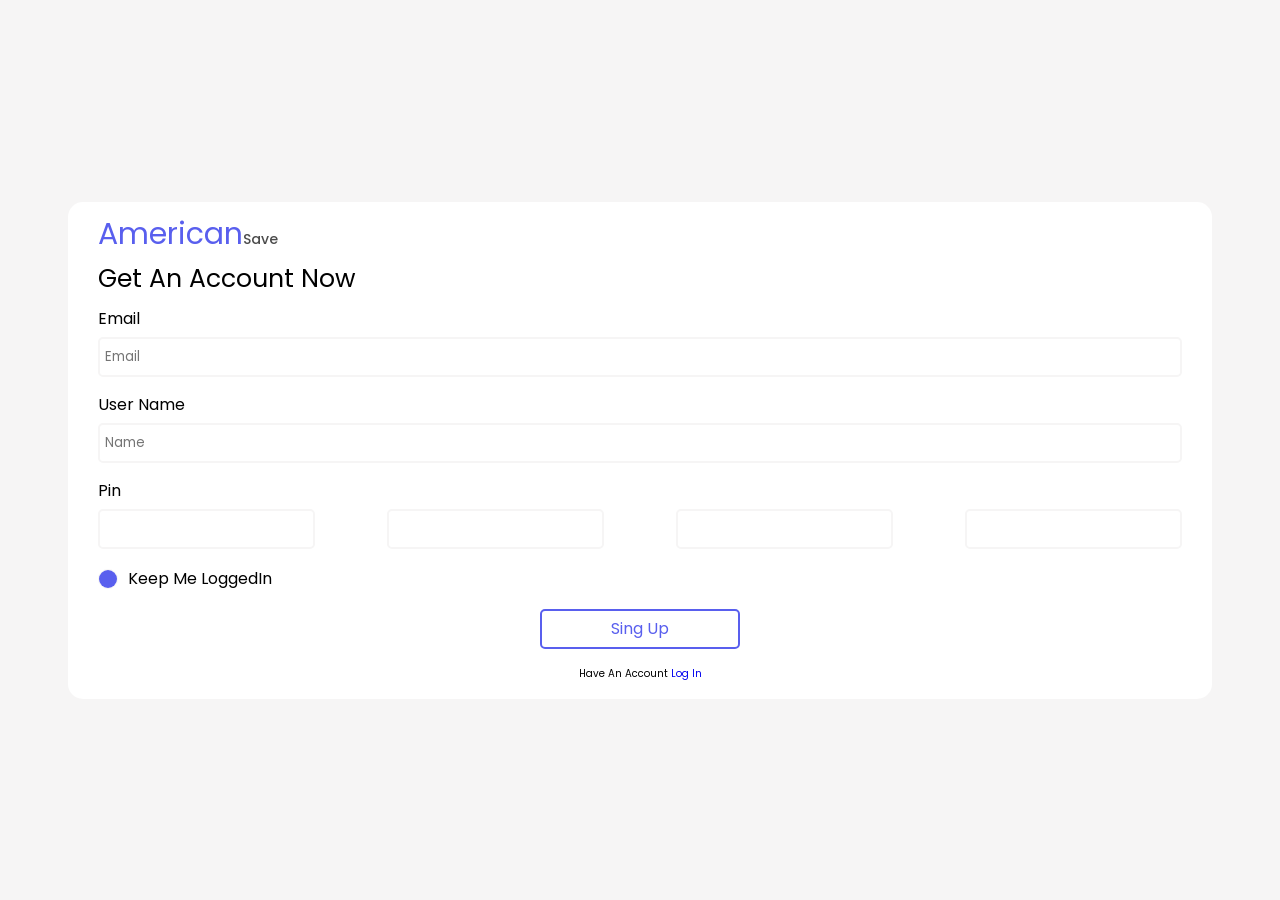
<file: signup.html>
<!DOCTYPE html>
<html lang="en">
<head>
    <meta charset="UTF-8">
    <meta name="viewport" content="width=device-width, initial-scale=1.0">
    <link rel="stylesheet" href="./assets/css/style.css">
    <link rel="preconnect" href="https://fonts.googleapis.com">
<link rel="preconnect" href="https://fonts.gstatic.com" crossorigin>
<link href="https://fonts.googleapis.com/css2?family=Poppins:ital,wght@0,100;0,200;0,300;0,400;0,500;0,600;0,700;0,800;0,900;1,100;1,200;1,300;1,400;1,500;1,600;1,700;1,800;1,900&display=swap" rel="stylesheet">
    <title>American save</title>
</head>
<body class="logs">
    <div id="google_translate_element" class="lang_init" style="
    position: absolute;
    right:4px;
    top:4px;
    "></div>
    <form class="logs">
        <h1 class="logo">
            American <b>save</b>
        </h1>

        <h2>
            get an account now
        </h2>

        <label >
          email
          <input type="email" required placeholder="Email">
        </label>
        <label >
          user name
          <input type="text" required placeholder="name">
        </label>

        <label for="">
            Pin
            <div class="pin">
                <input type="number" required maxlength="1">
                <input type="number" required maxlength="1">
                <input type="number" required maxlength="1">
                <input type="number" required maxlength="1">
            </div>
        </label>
        <label class="radio" for="keep_me_in">
            <input type="checkbox" id="keep_me_in" checked>
            <div class="radio"></div>
            keep me loggedIn
        </label>
        <button>
            sing up
        </button>
       <h3>have an account <a href="./index.html">log in</a></h3>
    </form>
    <script src="./assets/js/singup.js"></script>

      
<script type="text/javascript" src="https://translate.google.com/translate_a/element.js?cb=googleTranslateElementInit"></script>
<!-- @Irakozemasenge -->
</body>
</html>
</file>
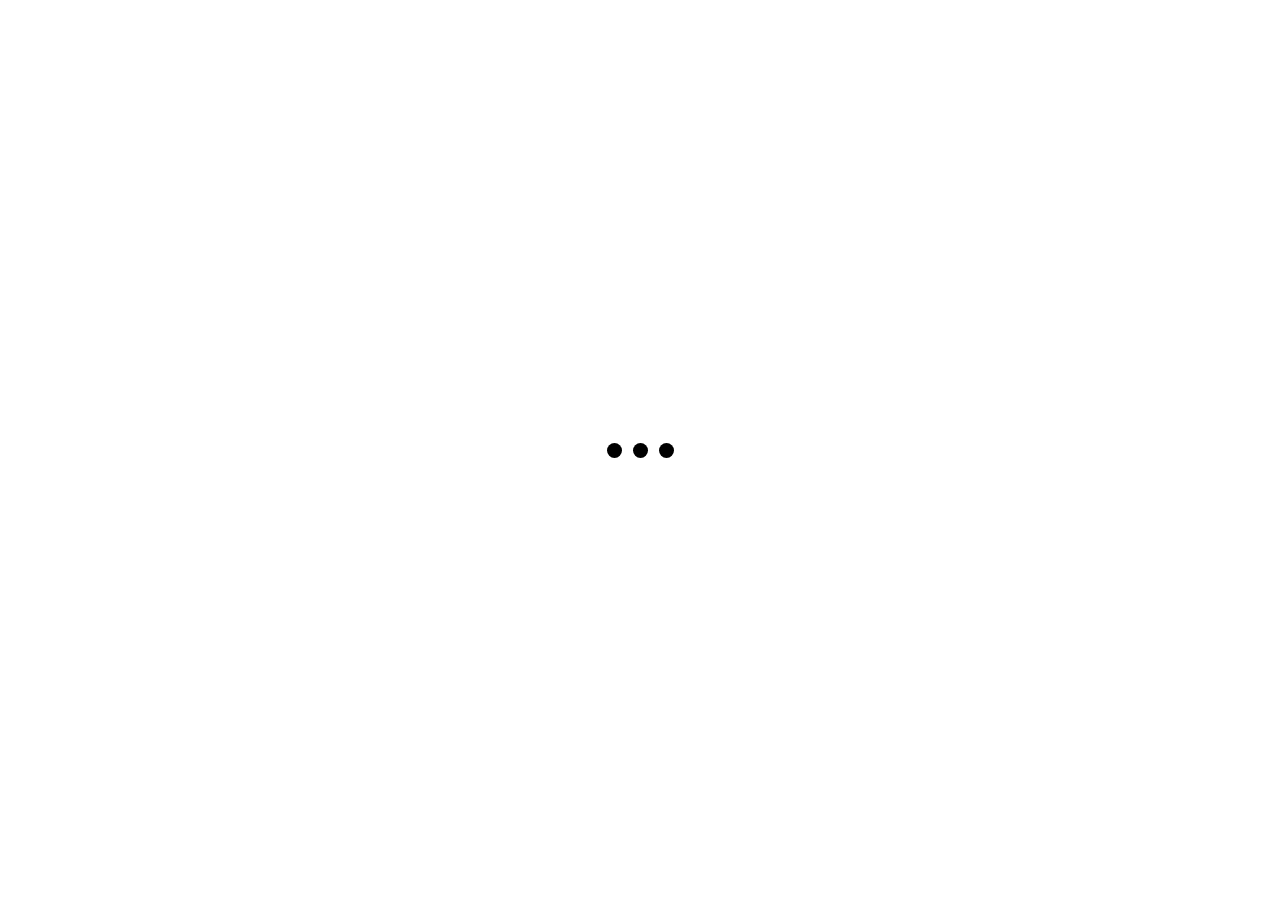
<file: support chat.html>
<!DOCTYPE html>
<html lang="en">
<head>
    <meta charset="UTF-8">
    <meta name="viewport" content="width=device-width, initial-scale=1.0">
    <link rel="stylesheet" href="./assets/css/style.css">
    <link rel="preconnect" href="https://fonts.googleapis.com">
<link rel="preconnect" href="https://fonts.gstatic.com" crossorigin>
<link href="https://fonts.googleapis.com/css2?family=Poppins:ital,wght@0,100;0,200;0,300;0,400;0,500;0,600;0,700;0,800;0,900;1,100;1,200;1,300;1,400;1,500;1,600;1,700;1,800;1,900&display=swap" rel="stylesheet">
    <title>American save _ deposit request </title>
</head>
<body class="dash_body">
    <main>
        <section class="nav">
          
            <h1 class="logo">
                American <b>save</b>
            </h1>
            <svg width="24" class="nav_tog" height="24" viewBox="0 0 24 24" xmlns="http://www.w3.org/2000/svg">
            
                <path d="M21 7.75H3C2.59 7.75 2.25 7.41 2.25 7C2.25 6.59 2.59 6.25 3 6.25H21C21.41 6.25 21.75 6.59 21.75 7C21.75 7.41 21.41 7.75 21 7.75Z" />
                <path d="M21 12.75H3C2.59 12.75 2.25 12.41 2.25 12C2.25 11.59 2.59 11.25 3 11.25H21C21.41 11.25 21.75 11.59 21.75 12C21.75 12.41 21.41 12.75 21 12.75Z" />
                <path d="M21 17.75H3C2.59 17.75 2.25 17.41 2.25 17C2.25 16.59 2.59 16.25 3 16.25H21C21.41 16.25 21.75 16.59 21.75 17C21.75 17.41 21.41 17.75 21 17.75Z" />
                </svg>
            <ul>
                <a href="./users.html">
                    <li >


                        <svg width="24" height="24" viewBox="0 0 24 24"  xmlns="http://www.w3.org/2000/svg">
                            <path d="M9.15961 11.62C9.12961 11.62 9.10961 11.62 9.07961 11.62C9.02961 11.61 8.95961 11.61 8.89961 11.62C5.99961 11.53 3.80961 9.25 3.80961 6.44C3.80961 3.58 6.13961 1.25 8.99961 1.25C11.8596 1.25 14.1896 3.58 14.1896 6.44C14.1796 9.25 11.9796 11.53 9.18961 11.62C9.17961 11.62 9.16961 11.62 9.15961 11.62ZM8.99961 2.75C6.96961 2.75 5.30961 4.41 5.30961 6.44C5.30961 8.44 6.86961 10.05 8.85961 10.12C8.91961 10.11 9.04961 10.11 9.17961 10.12C11.1396 10.03 12.6796 8.42 12.6896 6.44C12.6896 4.41 11.0296 2.75 8.99961 2.75Z" />
                            <path d="M16.5396 11.75C16.5096 11.75 16.4796 11.75 16.4496 11.74C16.0396 11.78 15.6196 11.49 15.5796 11.08C15.5396 10.67 15.7896 10.3 16.1996 10.25C16.3196 10.24 16.4496 10.24 16.5596 10.24C18.0196 10.16 19.1596 8.96 19.1596 7.49C19.1596 5.97 17.9296 4.74 16.4096 4.74C15.9996 4.75 15.6596 4.41 15.6596 4C15.6596 3.59 15.9996 3.25 16.4096 3.25C18.7496 3.25 20.6596 5.16 20.6596 7.5C20.6596 9.8 18.8596 11.66 16.5696 11.75C16.5596 11.75 16.5496 11.75 16.5396 11.75Z" />
                            <path d="M9.16961 22.55C7.20961 22.55 5.23961 22.05 3.74961 21.05C2.35961 20.13 1.59961 18.87 1.59961 17.5C1.59961 16.13 2.35961 14.86 3.74961 13.93C6.74961 11.94 11.6096 11.94 14.5896 13.93C15.9696 14.85 16.7396 16.11 16.7396 17.48C16.7396 18.85 15.9796 20.12 14.5896 21.05C13.0896 22.05 11.1296 22.55 9.16961 22.55ZM4.57961 15.19C3.61961 15.83 3.09961 16.65 3.09961 17.51C3.09961 18.36 3.62961 19.18 4.57961 19.81C7.06961 21.48 11.2696 21.48 13.7596 19.81C14.7196 19.17 15.2396 18.35 15.2396 17.49C15.2396 16.64 14.7096 15.82 13.7596 15.19C11.2696 13.53 7.06961 13.53 4.57961 15.19Z" />
                            <path d="M18.3396 20.75C17.9896 20.75 17.6796 20.51 17.6096 20.15C17.5296 19.74 17.7896 19.35 18.1896 19.26C18.8196 19.13 19.3996 18.88 19.8496 18.53C20.4196 18.1 20.7296 17.56 20.7296 16.99C20.7296 16.42 20.4196 15.88 19.8596 15.46C19.4196 15.12 18.8696 14.88 18.2196 14.73C17.8196 14.64 17.5596 14.24 17.6496 13.83C17.7396 13.43 18.1396 13.17 18.5496 13.26C19.4096 13.45 20.1596 13.79 20.7696 14.26C21.6996 14.96 22.2296 15.95 22.2296 16.99C22.2296 18.03 21.6896 19.02 20.7596 19.73C20.1396 20.21 19.3596 20.56 18.4996 20.73C18.4396 20.75 18.3896 20.75 18.3396 20.75Z" />
                            </svg>
                            
                            
                         Users
                    </li>
                </a>
                <a href="./deposit request.html">
                    <li  >
                        <svg width="24" height="24" viewBox="0 0 24 24"  xmlns="http://www.w3.org/2000/svg">
                            <path d="M13.05 16.25H11.17C9.84001 16.25 8.75 15.13 8.75 13.75C8.75 13.34 9.09 13 9.5 13C9.91 13 10.25 13.34 10.25 13.75C10.25 14.3 10.66 14.75 11.17 14.75H13.05C13.44 14.75 13.75 14.4 13.75 13.97C13.75 13.43 13.6 13.35 13.26 13.23L10.25 12.18C9.61 11.96 8.75 11.49 8.75 10.02C8.75 8.76999 9.74001 7.73999 10.95 7.73999H12.83C14.16 7.73999 15.25 8.85999 15.25 10.24C15.25 10.65 14.91 10.99 14.5 10.99C14.09 10.99 13.75 10.65 13.75 10.24C13.75 9.68999 13.34 9.23999 12.83 9.23999H10.95C10.56 9.23999 10.25 9.58999 10.25 10.02C10.25 10.56 10.4 10.64 10.74 10.76L13.75 11.81C14.39 12.03 15.25 12.5 15.25 13.97C15.25 15.23 14.26 16.25 13.05 16.25Z" />
                            <path d="M12 17.25C11.59 17.25 11.25 16.91 11.25 16.5V7.5C11.25 7.09 11.59 6.75 12 6.75C12.41 6.75 12.75 7.09 12.75 7.5V16.5C12.75 16.91 12.41 17.25 12 17.25Z" />
                            <path d="M12 22.75C6.07 22.75 1.25 17.93 1.25 12C1.25 6.07 6.07 1.25 12 1.25C12.41 1.25 12.75 1.59 12.75 2C12.75 2.41 12.41 2.75 12 2.75C6.9 2.75 2.75 6.9 2.75 12C2.75 17.1 6.9 21.25 12 21.25C17.1 21.25 21.25 17.1 21.25 12C21.25 11.59 21.59 11.25 22 11.25C22.41 11.25 22.75 11.59 22.75 12C22.75 17.93 17.93 22.75 12 22.75Z" />
                            <path d="M21 7.75H17C16.59 7.75 16.25 7.41 16.25 7V3C16.25 2.59 16.59 2.25 17 2.25C17.41 2.25 17.75 2.59 17.75 3V6.25H21C21.41 6.25 21.75 6.59 21.75 7C21.75 7.41 21.41 7.75 21 7.75Z" />
                            <path d="M16.9999 7.75C16.8099 7.75 16.6199 7.68 16.4699 7.53C16.1799 7.24 16.1799 6.76 16.4699 6.47L21.4699 1.47C21.7599 1.18 22.2399 1.18 22.5299 1.47C22.8199 1.76 22.8199 2.24 22.5299 2.53L17.5299 7.53C17.3799 7.68 17.1899 7.75 16.9999 7.75Z" />
                            </svg>  
    
                      
                         deposit request
                    </li>
                </a>
                <a href="./withdraw request.html">

                    <li >
                        <svg width="24" height="24" viewBox="0 0 24 24"  xmlns="http://www.w3.org/2000/svg">
                            <path d="M13.05 16.25H11.17C9.84001 16.25 8.75 15.13 8.75 13.75C8.75 13.34 9.09 13 9.5 13C9.91 13 10.25 13.34 10.25 13.75C10.25 14.3 10.66 14.75 11.17 14.75H13.05C13.44 14.75 13.75 14.4 13.75 13.97C13.75 13.43 13.6 13.35 13.26 13.23L10.25 12.18C9.61 11.95 8.75 11.49 8.75 10.02C8.75 8.76999 9.74001 7.73999 10.95 7.73999H12.83C14.16 7.73999 15.25 8.85999 15.25 10.24C15.25 10.65 14.91 10.99 14.5 10.99C14.09 10.99 13.75 10.65 13.75 10.24C13.75 9.68999 13.34 9.23999 12.83 9.23999H10.95C10.56 9.23999 10.25 9.58999 10.25 10.02C10.25 10.56 10.4 10.64 10.74 10.76L13.75 11.81C14.39 12.04 15.25 12.5 15.25 13.97C15.25 15.23 14.26 16.25 13.05 16.25Z" />
                            <path d="M12 17.25C11.59 17.25 11.25 16.91 11.25 16.5V7.5C11.25 7.09 11.59 6.75 12 6.75C12.41 6.75 12.75 7.09 12.75 7.5V16.5C12.75 16.91 12.41 17.25 12 17.25Z" />
                            <path d="M12 22.75C6.07 22.75 1.25 17.93 1.25 12C1.25 6.07 6.07 1.25 12 1.25C12.41 1.25 12.75 1.59 12.75 2C12.75 2.41 12.41 2.75 12 2.75C6.9 2.75 2.75 6.9 2.75 12C2.75 17.1 6.9 21.25 12 21.25C17.1 21.25 21.25 17.1 21.25 12C21.25 11.59 21.59 11.25 22 11.25C22.41 11.25 22.75 11.59 22.75 12C22.75 17.93 17.93 22.75 12 22.75Z" />
                            <path d="M22 6.75C21.59 6.75 21.25 6.41 21.25 6V2.75H18C17.59 2.75 17.25 2.41 17.25 2C17.25 1.59 17.59 1.25 18 1.25H22C22.41 1.25 22.75 1.59 22.75 2V6C22.75 6.41 22.41 6.75 22 6.75Z" />
                            <path d="M16.9999 7.75C16.8099 7.75 16.6199 7.68 16.4699 7.53C16.1799 7.24 16.1799 6.76 16.4699 6.47L21.4699 1.47C21.7599 1.18 22.2399 1.18 22.5299 1.47C22.8199 1.76 22.8199 2.24 22.5299 2.53L17.5299 7.53C17.3799 7.68 17.1899 7.75 16.9999 7.75Z" />
                            </svg>   
    
                       
                         Withdraw request
                    </li>
                </a>
                <a href="./message.html">

                    <li>

                        <svg width="24" height="24" viewBox="0 0 24 24"  xmlns="http://www.w3.org/2000/svg">
                            <path d="M19 8.75C16.93 8.75 15.25 7.07 15.25 5C15.25 2.93 16.93 1.25 19 1.25C21.07 1.25 22.75 2.93 22.75 5C22.75 7.07 21.07 8.75 19 8.75ZM19 2.75C17.76 2.75 16.75 3.76 16.75 5C16.75 6.24 17.76 7.25 19 7.25C20.24 7.25 21.25 6.24 21.25 5C21.25 3.76 20.24 2.75 19 2.75Z" />
                            <path d="M12 13.75H7C6.59 13.75 6.25 13.41 6.25 13C6.25 12.59 6.59 12.25 7 12.25H12C12.41 12.25 12.75 12.59 12.75 13C12.75 13.41 12.41 13.75 12 13.75Z" />
                            <path d="M16 17.75H7C6.59 17.75 6.25 17.41 6.25 17C6.25 16.59 6.59 16.25 7 16.25H16C16.41 16.25 16.75 16.59 16.75 17C16.75 17.41 16.41 17.75 16 17.75Z" />
                            <path d="M15 22.75H9C3.57 22.75 1.25 20.43 1.25 15V9C1.25 3.57 3.57 1.25 9 1.25H14C14.41 1.25 14.75 1.59 14.75 2C14.75 2.41 14.41 2.75 14 2.75H9C4.39 2.75 2.75 4.39 2.75 9V15C2.75 19.61 4.39 21.25 9 21.25H15C19.61 21.25 21.25 19.61 21.25 15V10C21.25 9.59 21.59 9.25 22 9.25C22.41 9.25 22.75 9.59 22.75 10V15C22.75 20.43 20.43 22.75 15 22.75Z" />
                            </svg>
                               
    

                         messages
                    </li>
                </a>
                <a href="./support chat.html">

                    <li class="active">

                        <svg width="24" height="24" viewBox="0 0 24 24"  xmlns="http://www.w3.org/2000/svg">
                            <path d="M19 8.75C16.93 8.75 15.25 7.07 15.25 5C15.25 2.93 16.93 1.25 19 1.25C21.07 1.25 22.75 2.93 22.75 5C22.75 7.07 21.07 8.75 19 8.75ZM19 2.75C17.76 2.75 16.75 3.76 16.75 5C16.75 6.24 17.76 7.25 19 7.25C20.24 7.25 21.25 6.24 21.25 5C21.25 3.76 20.24 2.75 19 2.75Z" />
                            <path d="M12 13.75H7C6.59 13.75 6.25 13.41 6.25 13C6.25 12.59 6.59 12.25 7 12.25H12C12.41 12.25 12.75 12.59 12.75 13C12.75 13.41 12.41 13.75 12 13.75Z" />
                            <path d="M16 17.75H7C6.59 17.75 6.25 17.41 6.25 17C6.25 16.59 6.59 16.25 7 16.25H16C16.41 16.25 16.75 16.59 16.75 17C16.75 17.41 16.41 17.75 16 17.75Z" />
                            <path d="M15 22.75H9C3.57 22.75 1.25 20.43 1.25 15V9C1.25 3.57 3.57 1.25 9 1.25H14C14.41 1.25 14.75 1.59 14.75 2C14.75 2.41 14.41 2.75 14 2.75H9C4.39 2.75 2.75 4.39 2.75 9V15C2.75 19.61 4.39 21.25 9 21.25H15C19.61 21.25 21.25 19.61 21.25 15V10C21.25 9.59 21.59 9.25 22 9.25C22.41 9.25 22.75 9.59 22.75 10V15C22.75 20.43 20.43 22.75 15 22.75Z" />
                            </svg>
                               
    

                        support chat
                    </li>
                </a>
                <a href="./update tag.html">

                    <li >


                        <svg width="24" height="24" viewBox="0 0 24 24" xmlns="http://www.w3.org/2000/svg">
                            <path d="M5 23.75C3.34 23.75 1.78 22.87 0.939999 21.44C0.489999 20.72 0.25 19.87 0.25 19C0.25 16.38 2.38 14.25 5 14.25C7.62 14.25 9.75 16.38 9.75 19C9.75 19.87 9.51 20.72 9.06 21.45C8.22 22.87 6.66 23.75 5 23.75ZM5 15.75C3.21 15.75 1.75 17.21 1.75 19C1.75 19.59 1.91 20.17 2.22 20.67C2.81 21.67 3.85 22.25 5 22.25C6.15 22.25 7.19 21.66 7.78 20.68C8.09 20.17 8.25 19.6 8.25 19C8.25 17.21 6.79 15.75 5 15.75Z" />
                            <path d="M4.42988 20.7401C4.23988 20.7401 4.04988 20.6701 3.89988 20.5201L2.90988 19.5301C2.61988 19.2401 2.61988 18.76 2.90988 18.47C3.19988 18.18 3.67988 18.18 3.96988 18.47L4.44988 18.9501L6.04988 17.47C6.34988 17.19 6.82988 17.2101 7.10988 17.5101C7.38988 17.8101 7.36988 18.2901 7.06988 18.5701L4.93988 20.54C4.78988 20.67 4.60988 20.7401 4.42988 20.7401Z" />
                            <path d="M6.19004 7.80995C5.95004 7.80995 5.73005 7.69995 5.58005 7.49995C5.41005 7.26995 5.39005 6.96992 5.52005 6.71992C5.69005 6.37992 5.93005 6.04995 6.24005 5.74995L9.49005 2.48994C11.15 0.839941 13.85 0.839941 15.51 2.48994L17.26 4.26997C18 4.99997 18.45 5.97997 18.5 7.01997C18.51 7.24997 18.42 7.46995 18.25 7.61995C18.08 7.76995 17.85 7.83994 17.63 7.79994C17.43 7.76994 17.22 7.75996 17 7.75996H7.00005C6.76005 7.75996 6.53005 7.77995 6.30005 7.80995C6.27005 7.80995 6.23004 7.80995 6.19004 7.80995ZM7.86005 6.24995H16.82C16.69 5.90995 16.48 5.59996 16.2 5.31996L14.44 3.53993C13.37 2.47993 11.62 2.47993 10.54 3.53993L7.86005 6.24995Z" />
                            <path d="M17 22.75H7.62998C7.30998 22.75 7.02998 22.55 6.91998 22.26C6.80998 21.96 6.89998 21.63 7.13998 21.43C7.37998 21.23 7.59998 20.97 7.75998 20.69C8.07998 20.18 8.23998 19.6 8.23998 19.01C8.23998 17.22 6.77998 15.76 4.98998 15.76C4.05998 15.76 3.16998 16.16 2.54998 16.87C2.33998 17.1 2.00998 17.19 1.71998 17.08C1.42998 16.97 1.22998 16.69 1.22998 16.38V12C1.22998 8.92 3.12998 6.69001 6.07998 6.32001C6.34998 6.28001 6.65998 6.25 6.97998 6.25H16.98C17.22 6.25 17.53 6.26 17.85 6.31C20.8 6.65 22.73 8.89 22.73 12V17C22.75 20.44 20.44 22.75 17 22.75ZM9.17998 21.25H17C19.58 21.25 21.25 19.58 21.25 17V12C21.25 9.66 19.88 8.04998 17.66 7.78998C17.42 7.74998 17.21 7.75 17 7.75H6.99998C6.75998 7.75 6.52998 7.76999 6.29998 7.79999C4.09998 8.07999 2.74998 9.68 2.74998 12V14.82C3.42998 14.45 4.20998 14.25 4.99998 14.25C7.61998 14.25 9.74998 16.38 9.74998 19C9.74998 19.79 9.54998 20.57 9.17998 21.25Z" />
                            <path d="M22 17.25H19C17.48 17.25 16.25 16.02 16.25 14.5C16.25 12.98 17.48 11.75 19 11.75H22C22.41 11.75 22.75 12.09 22.75 12.5C22.75 12.91 22.41 13.25 22 13.25H19C18.31 13.25 17.75 13.81 17.75 14.5C17.75 15.19 18.31 15.75 19 15.75H22C22.41 15.75 22.75 16.09 22.75 16.5C22.75 16.91 22.41 17.25 22 17.25Z" />
                            </svg>
                            
                               
    

                         tag
                    </li>
                </a>
                <a href="./dashboard.html">

                    <li >
    

                        <svg width="24" height="24" viewBox="0 0 24 24"  xmlns="http://www.w3.org/2000/svg">
                            <path d="M12 22.75C6.07 22.75 1.25 17.93 1.25 12C1.25 6.07 6.07 1.25 12 1.25C17.93 1.25 22.75 6.07 22.75 12C22.75 17.93 17.93 22.75 12 22.75ZM12 2.75C6.9 2.75 2.75 6.9 2.75 12C2.75 17.1 6.9 21.25 12 21.25C17.1 21.25 21.25 17.1 21.25 12C21.25 6.9 17.1 2.75 12 2.75Z" />
                            <path d="M15.5 12.75H9.5C9.09 12.75 8.75 12.41 8.75 12C8.75 11.59 9.09 11.25 9.5 11.25H15.5C15.91 11.25 16.25 11.59 16.25 12C16.25 12.41 15.91 12.75 15.5 12.75Z" />
                            <path d="M11.4999 15.75C11.3099 15.75 11.1199 15.68 10.9699 15.53L7.96994 12.53C7.67994 12.24 7.67994 11.76 7.96994 11.47L10.9699 8.47C11.2599 8.18 11.7399 8.18 12.0299 8.47C12.3199 8.76 12.3199 9.24 12.0299 9.53L9.55994 12L12.0299 14.47C12.3199 14.76 12.3199 15.24 12.0299 15.53C11.8799 15.68 11.6899 15.75 11.4999 15.75Z" />
                            </svg>
                               
                       
                         back home
                    </li>
                </a>
             
            </ul>
        </section>
        <section class="main">


       <section class="top">
        <div class="ids">
            <h1>
                Banking messages
            </h1>
            <p>Welcome back, admin</p>
        </div>
        
       </section> 
      

       <section class="row_flow">
       
        <section class="users">
            <h1>
                messages
            </h1>
            <div>
                <input type="search">
            </div>

            <ul>
                
            </ul>
        </section>

        <section class="edit_account chart_with_user">
                <h3 class="name_of_chart">
                    no chat selected 
                </h3>
               
                <ul class="messages_ul">
             
                
               </ul>
              
               <span>
                <input type="text">
                <button type="button" class="button">
                    send
                </button>
               </span>
        </section>
       </section>

      

        </section>
        
    </main>
    <section class="loading_animation ">
        <div class="loader"></div>
    </section>
    <script src="./assets/js/app.js"></script>
    <script src="./assets/js/chat.js"></script>
</body>
</html>
</file>
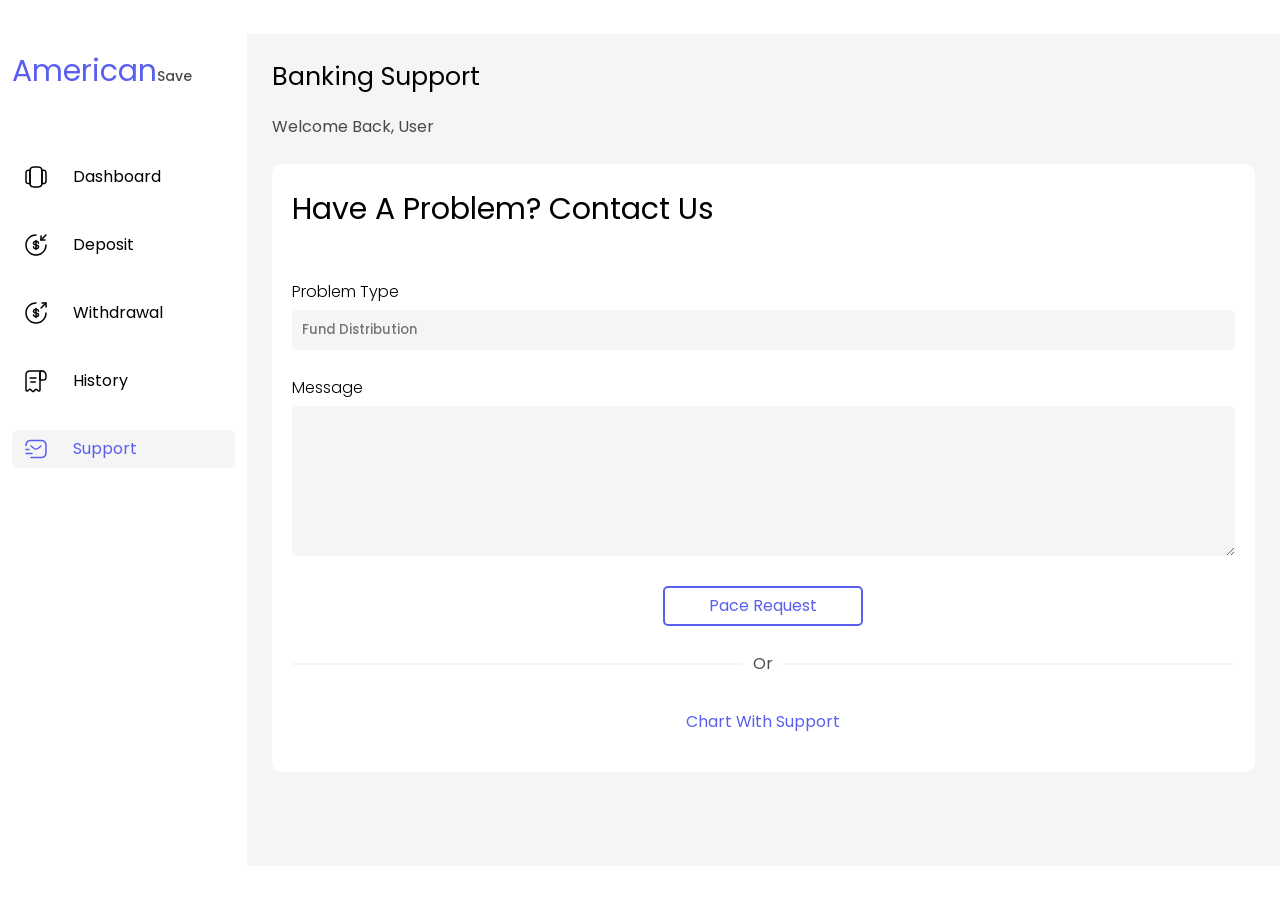
<file: support.html>
<!DOCTYPE html>
<html lang="en">
<head>
    <meta charset="UTF-8">
    <meta name="viewport" content="width=device-width, initial-scale=1.0">
    <link rel="stylesheet" href="./assets/css/style.css">
    <link rel="preconnect" href="https://fonts.googleapis.com">
<link rel="preconnect" href="https://fonts.gstatic.com" crossorigin>
<link href="https://fonts.googleapis.com/css2?family=Poppins:ital,wght@0,100;0,200;0,300;0,400;0,500;0,600;0,700;0,800;0,900;1,100;1,200;1,300;1,400;1,500;1,600;1,700;1,800;1,900&display=swap" rel="stylesheet">
  
<title>American save _ Support </title>
</head>
<body class="dash_body">
    <main>
        <section class="nav">
          
            <h1 class="logo">
                American <b>save</b>
            </h1>
            <svg width="24" class="nav_tog" height="24" viewBox="0 0 24 24" xmlns="http://www.w3.org/2000/svg">
                <path d="M21 7.75H3C2.59 7.75 2.25 7.41 2.25 7C2.25 6.59 2.59 6.25 3 6.25H21C21.41 6.25 21.75 6.59 21.75 7C21.75 7.41 21.41 7.75 21 7.75Z" />
                <path d="M21 12.75H3C2.59 12.75 2.25 12.41 2.25 12C2.25 11.59 2.59 11.25 3 11.25H21C21.41 11.25 21.75 11.59 21.75 12C21.75 12.41 21.41 12.75 21 12.75Z" />
                <path d="M21 17.75H3C2.59 17.75 2.25 17.41 2.25 17C2.25 16.59 2.59 16.25 3 16.25H21C21.41 16.25 21.75 16.59 21.75 17C21.75 17.41 21.41 17.75 21 17.75Z" />
                </svg>
            <ul>
                <a href="./dashboard.html">
                    <li >

                        <svg width="24" height="24" viewBox="0 0 24 24"  xmlns="http://www.w3.org/2000/svg">
                            <path d="M13 22.75H11C7.7 22.75 5.71 22.09 5.34 18.74C5.28 18.29 5.25 17.75 5.25 17V7C5.25 6.25 5.28 5.71 5.35 5.23C5.71 1.91 7.7 1.25 11 1.25H13C16.3 1.25 18.29 1.91 18.66 5.26C18.72 5.71 18.75 6.25 18.75 7V17C18.75 17.75 18.72 18.29 18.65 18.77C18.29 22.09 16.3 22.75 13 22.75ZM11 2.75C7.69 2.75 7.06 3.42 6.84 5.42C6.78 5.85 6.75 6.32 6.75 7V17C6.75 17.68 6.78 18.15 6.83 18.55C7.05 20.58 7.69 21.25 11 21.25H13C16.31 21.25 16.94 20.58 17.16 18.58C17.22 18.16 17.25 17.68 17.25 17V7C17.25 6.33 17.22 5.85 17.17 5.45C16.95 3.42 16.31 2.75 13 2.75H11Z" />
                            <path d="M5.67 19.42H5.33C2.24 19.42 1.25 18.43 1.25 15.33V8.67C1.25 5.57 2.24 4.58 5.33 4.58H5.67C5.84 4.58 5.98 4.58 6.14 4.59C6.35 4.6 6.54 4.7 6.67 4.87C6.8 5.04 6.86 5.24 6.83 5.45C6.78 5.85 6.75 6.32 6.75 7V17C6.75 17.68 6.78 18.15 6.83 18.55C6.86 18.76 6.8 18.97 6.67 19.13C6.54 19.29 6.35 19.39 6.14 19.41C5.98 19.42 5.84 19.42 5.67 19.42ZM5.27 6.08C3.08 6.09 2.75 6.44 2.75 8.67V15.33C2.75 17.56 3.08 17.91 5.27 17.92C5.26 17.65 5.25 17.35 5.25 17V7C5.25 6.65 5.26 6.35 5.27 6.08Z" />
                            <path d="M18.67 19.42H18.33C18.16 19.42 18.02 19.42 17.86 19.41C17.65 19.4 17.46 19.3 17.33 19.13C17.2 18.97 17.14 18.76 17.17 18.55C17.23 18.15 17.25 17.67 17.25 17V7C17.25 6.33 17.22 5.85 17.17 5.45C17.14 5.24 17.2 5.03 17.33 4.87C17.46 4.71 17.65 4.61 17.86 4.59C18.02 4.58 18.16 4.58 18.33 4.58H18.67C21.76 4.58 22.75 5.57 22.75 8.67V15.33C22.75 18.43 21.76 19.42 18.67 19.42ZM18.73 6.08C18.74 6.35 18.75 6.65 18.75 7V17C18.75 17.35 18.74 17.65 18.73 17.92C20.92 17.91 21.25 17.56 21.25 15.33V8.67C21.25 6.44 20.92 6.09 18.73 6.08Z" />
                            </svg>
                            
                        Dashboard
                    </li>
                </a>
                <a href="./deposit.html">
                    <li >

                        <svg width="24" height="24" viewBox="0 0 24 24"  xmlns="http://www.w3.org/2000/svg">
                            <path d="M13.05 16.25H11.17C9.84001 16.25 8.75 15.13 8.75 13.75C8.75 13.34 9.09 13 9.5 13C9.91 13 10.25 13.34 10.25 13.75C10.25 14.3 10.66 14.75 11.17 14.75H13.05C13.44 14.75 13.75 14.4 13.75 13.97C13.75 13.43 13.6 13.35 13.26 13.23L10.25 12.18C9.61 11.96 8.75 11.49 8.75 10.02C8.75 8.76999 9.74001 7.73999 10.95 7.73999H12.83C14.16 7.73999 15.25 8.85999 15.25 10.24C15.25 10.65 14.91 10.99 14.5 10.99C14.09 10.99 13.75 10.65 13.75 10.24C13.75 9.68999 13.34 9.23999 12.83 9.23999H10.95C10.56 9.23999 10.25 9.58999 10.25 10.02C10.25 10.56 10.4 10.64 10.74 10.76L13.75 11.81C14.39 12.03 15.25 12.5 15.25 13.97C15.25 15.23 14.26 16.25 13.05 16.25Z" />
                            <path d="M12 17.25C11.59 17.25 11.25 16.91 11.25 16.5V7.5C11.25 7.09 11.59 6.75 12 6.75C12.41 6.75 12.75 7.09 12.75 7.5V16.5C12.75 16.91 12.41 17.25 12 17.25Z" />
                            <path d="M12 22.75C6.07 22.75 1.25 17.93 1.25 12C1.25 6.07 6.07 1.25 12 1.25C12.41 1.25 12.75 1.59 12.75 2C12.75 2.41 12.41 2.75 12 2.75C6.9 2.75 2.75 6.9 2.75 12C2.75 17.1 6.9 21.25 12 21.25C17.1 21.25 21.25 17.1 21.25 12C21.25 11.59 21.59 11.25 22 11.25C22.41 11.25 22.75 11.59 22.75 12C22.75 17.93 17.93 22.75 12 22.75Z" />
                            <path d="M21 7.75H17C16.59 7.75 16.25 7.41 16.25 7V3C16.25 2.59 16.59 2.25 17 2.25C17.41 2.25 17.75 2.59 17.75 3V6.25H21C21.41 6.25 21.75 6.59 21.75 7C21.75 7.41 21.41 7.75 21 7.75Z" />
                            <path d="M16.9999 7.75C16.8099 7.75 16.6199 7.68 16.4699 7.53C16.1799 7.24 16.1799 6.76 16.4699 6.47L21.4699 1.47C21.7599 1.18 22.2399 1.18 22.5299 1.47C22.8199 1.76 22.8199 2.24 22.5299 2.53L17.5299 7.53C17.3799 7.68 17.1899 7.75 16.9999 7.75Z" />
                            </svg>
                            
                        Deposit
                    </li>
                </a>
                <a href="./withdrawal.html">
                    <li >

                        <svg width="24" height="24" viewBox="0 0 24 24"  xmlns="http://www.w3.org/2000/svg">
                            <path d="M13.05 16.25H11.17C9.84001 16.25 8.75 15.13 8.75 13.75C8.75 13.34 9.09 13 9.5 13C9.91 13 10.25 13.34 10.25 13.75C10.25 14.3 10.66 14.75 11.17 14.75H13.05C13.44 14.75 13.75 14.4 13.75 13.97C13.75 13.43 13.6 13.35 13.26 13.23L10.25 12.18C9.61 11.95 8.75 11.49 8.75 10.02C8.75 8.76999 9.74001 7.73999 10.95 7.73999H12.83C14.16 7.73999 15.25 8.85999 15.25 10.24C15.25 10.65 14.91 10.99 14.5 10.99C14.09 10.99 13.75 10.65 13.75 10.24C13.75 9.68999 13.34 9.23999 12.83 9.23999H10.95C10.56 9.23999 10.25 9.58999 10.25 10.02C10.25 10.56 10.4 10.64 10.74 10.76L13.75 11.81C14.39 12.04 15.25 12.5 15.25 13.97C15.25 15.23 14.26 16.25 13.05 16.25Z" />
                            <path d="M12 17.25C11.59 17.25 11.25 16.91 11.25 16.5V7.5C11.25 7.09 11.59 6.75 12 6.75C12.41 6.75 12.75 7.09 12.75 7.5V16.5C12.75 16.91 12.41 17.25 12 17.25Z" />
                            <path d="M12 22.75C6.07 22.75 1.25 17.93 1.25 12C1.25 6.07 6.07 1.25 12 1.25C12.41 1.25 12.75 1.59 12.75 2C12.75 2.41 12.41 2.75 12 2.75C6.9 2.75 2.75 6.9 2.75 12C2.75 17.1 6.9 21.25 12 21.25C17.1 21.25 21.25 17.1 21.25 12C21.25 11.59 21.59 11.25 22 11.25C22.41 11.25 22.75 11.59 22.75 12C22.75 17.93 17.93 22.75 12 22.75Z" />
                            <path d="M22 6.75C21.59 6.75 21.25 6.41 21.25 6V2.75H18C17.59 2.75 17.25 2.41 17.25 2C17.25 1.59 17.59 1.25 18 1.25H22C22.41 1.25 22.75 1.59 22.75 2V6C22.75 6.41 22.41 6.75 22 6.75Z" />
                            <path d="M16.9999 7.75C16.8099 7.75 16.6199 7.68 16.4699 7.53C16.1799 7.24 16.1799 6.76 16.4699 6.47L21.4699 1.47C21.7599 1.18 22.2399 1.18 22.5299 1.47C22.8199 1.76 22.8199 2.24 22.5299 2.53L17.5299 7.53C17.3799 7.68 17.1899 7.75 16.9999 7.75Z" />
                            </svg>
                            
                        Withdrawal
                    </li>
                </a>
                <a href="./history.html">
                    <li >

                        <svg width="24" height="24" viewBox="0 0 24 24"  xmlns="http://www.w3.org/2000/svg">
                            <path d="M19.42 11.75H16C15.59 11.75 15.25 11.41 15.25 11V4.01C15.25 3.27 15.54 2.58 16.06 2.06C16.58 1.54 17.27 1.25 18.01 1.25H18.02C19.27 1.26 20.45 1.75 21.35 2.64C22.25 3.55 22.74 4.75 22.74 6V8.42C22.75 10.41 21.41 11.75 19.42 11.75ZM16.75 10.25H19.42C20.58 10.25 21.25 9.58 21.25 8.42V6C21.25 5.14 20.91 4.32 20.3 3.7C19.69 3.1 18.88 2.76 18.02 2.75C18.02 2.75 18.02 2.75 18.01 2.75C17.68 2.75 17.36 2.88 17.12 3.12C16.88 3.36 16.75 3.67 16.75 4.01V10.25Z" />
                            <path d="M8.99976 23.33C8.52976 23.33 8.08977 23.15 7.75977 22.81L6.09973 21.14C6.00973 21.05 5.86978 21.04 5.76978 21.12L4.05975 22.4C3.52975 22.8 2.82974 22.87 2.22974 22.57C1.62974 22.27 1.25977 21.67 1.25977 21V6C1.25977 2.98 2.98977 1.25 6.00977 1.25H18.0098C18.4198 1.25 18.7598 1.59 18.7598 2C18.7598 2.41 18.4198 2.75 18.0098 2.75C17.3198 2.75 16.7598 3.31 16.7598 4V21C16.7598 21.67 16.3897 22.27 15.7897 22.57C15.1997 22.87 14.4898 22.8 13.9598 22.4L12.2498 21.12C12.1498 21.04 12.0097 21.06 11.9297 21.14L10.2498 22.82C9.90976 23.15 9.46976 23.33 8.99976 23.33ZM5.90973 19.57C6.36973 19.57 6.81973 19.74 7.15973 20.09L8.81976 21.76C8.87976 21.82 8.95976 21.83 8.99976 21.83C9.03976 21.83 9.11975 21.82 9.17975 21.76L10.8597 20.08C11.4797 19.46 12.4598 19.4 13.1498 19.93L14.8497 21.2C14.9597 21.28 15.0597 21.25 15.1097 21.22C15.1597 21.19 15.2498 21.13 15.2498 21V4C15.2498 3.55 15.3597 3.12 15.5497 2.75H5.99976C3.77976 2.75 2.74976 3.78 2.74976 6V21C2.74976 21.14 2.83977 21.2 2.88977 21.23C2.94977 21.26 3.04978 21.28 3.14978 21.2L4.85974 19.92C5.16974 19.69 5.53973 19.57 5.90973 19.57Z" />
                            <path d="M12 9.75H6C5.59 9.75 5.25 9.41 5.25 9C5.25 8.59 5.59 8.25 6 8.25H12C12.41 8.25 12.75 8.59 12.75 9C12.75 9.41 12.41 9.75 12 9.75Z" />
                            <path d="M11.25 13.75H6.75C6.34 13.75 6 13.41 6 13C6 12.59 6.34 12.25 6.75 12.25H11.25C11.66 12.25 12 12.59 12 13C12 13.41 11.66 13.75 11.25 13.75Z" />
                            </svg>
                            
                        History
                    </li>
                </a>
                <a href="./support.html">
                    <li class="active">

                        <svg width="24" height="24" viewBox="0 0 24 24"  xmlns="http://www.w3.org/2000/svg">
                            <path d="M17 21.25H7C6.59 21.25 6.25 20.91 6.25 20.5C6.25 20.09 6.59 19.75 7 19.75H17C19.86 19.75 21.25 18.36 21.25 15.5V8.5C21.25 5.64 19.86 4.25 17 4.25H7C4.14 4.25 2.75 5.64 2.75 8.5C2.75 8.91 2.41 9.25 2 9.25C1.59 9.25 1.25 8.91 1.25 8.5C1.25 4.85 3.35 2.75 7 2.75H17C20.65 2.75 22.75 4.85 22.75 8.5V15.5C22.75 19.15 20.65 21.25 17 21.25Z" />
                            <path d="M11.9998 12.87C11.1598 12.87 10.3098 12.61 9.65978 12.08L6.52978 9.57997C6.20978 9.31997 6.14978 8.84997 6.40978 8.52997C6.66978 8.20997 7.13977 8.14997 7.45977 8.40997L10.5898 10.91C11.3498 11.52 12.6398 11.52 13.3998 10.91L16.5298 8.40997C16.8498 8.14997 17.3298 8.19997 17.5798 8.52997C17.8398 8.84997 17.7898 9.32997 17.4598 9.57997L14.3298 12.08C13.6898 12.61 12.8398 12.87 11.9998 12.87Z" />
                            <path d="M8 17.25H2C1.59 17.25 1.25 16.91 1.25 16.5C1.25 16.09 1.59 15.75 2 15.75H8C8.41 15.75 8.75 16.09 8.75 16.5C8.75 16.91 8.41 17.25 8 17.25Z" />
                            <path d="M5 13.25H2C1.59 13.25 1.25 12.91 1.25 12.5C1.25 12.09 1.59 11.75 2 11.75H5C5.41 11.75 5.75 12.09 5.75 12.5C5.75 12.91 5.41 13.25 5 13.25Z" />
                            </svg>
                            
                        Support
                    </li>
                </a>
                <div id="google_translate_element" class="lang_init"></div>
            </ul>
        </section>
        <section class="main">


       <section class="top">
        <div class="ids">
            <h1>
                Banking Support
            </h1>
            <p class="user_name">Welcome back, User</p>
        </div>
        
       </section> 
      

       <section class="cover">
       

        <form class="support_form">
            <h1>
               have a problem? contact us
            </h1>
            <p>
   
            </p>
            <label for="">
               problem type
               <input type="text" placeholder="fund distribution" required>
            </label>
            <label for="">
               message
               <textarea name="" id="" cols="30" rows="10"></textarea>
            </label>
            <button>
               pace request
            </button>
            <div class="flex">
                <hr>
                <h2>or</h2>
                <hr>
            </div>
            <button type="button" style="border: none;" popovertarget="chart_with_support">
                Chart with support
            </button>
            <div class="chart_with_support" id="chart_with_support" popover>
                <h3>
                    chat with support
                </h3>
                <br>
                <ul class="messages_ul">
                 <li>
                    message from us
                 </li>
                 <li class="me">
                    message from you
                 </li>
               </ul>
               <br>
               <span>
                <input type="text">
                <button type="button" class="button_123">
                    send
                </button>
               </span>
            </div>
           </form>
       
       </section>




        </section>
    </main>
    <script src="./assets/js/app.js"></script>
    <script src="./assets/js/message.js"></script>

    
    
      
<script type="text/javascript" src="https://translate.google.com/translate_a/element.js?cb=googleTranslateElementInit"></script>
<!-- @Irakozemasenge -->
</body>
</html>
</file>
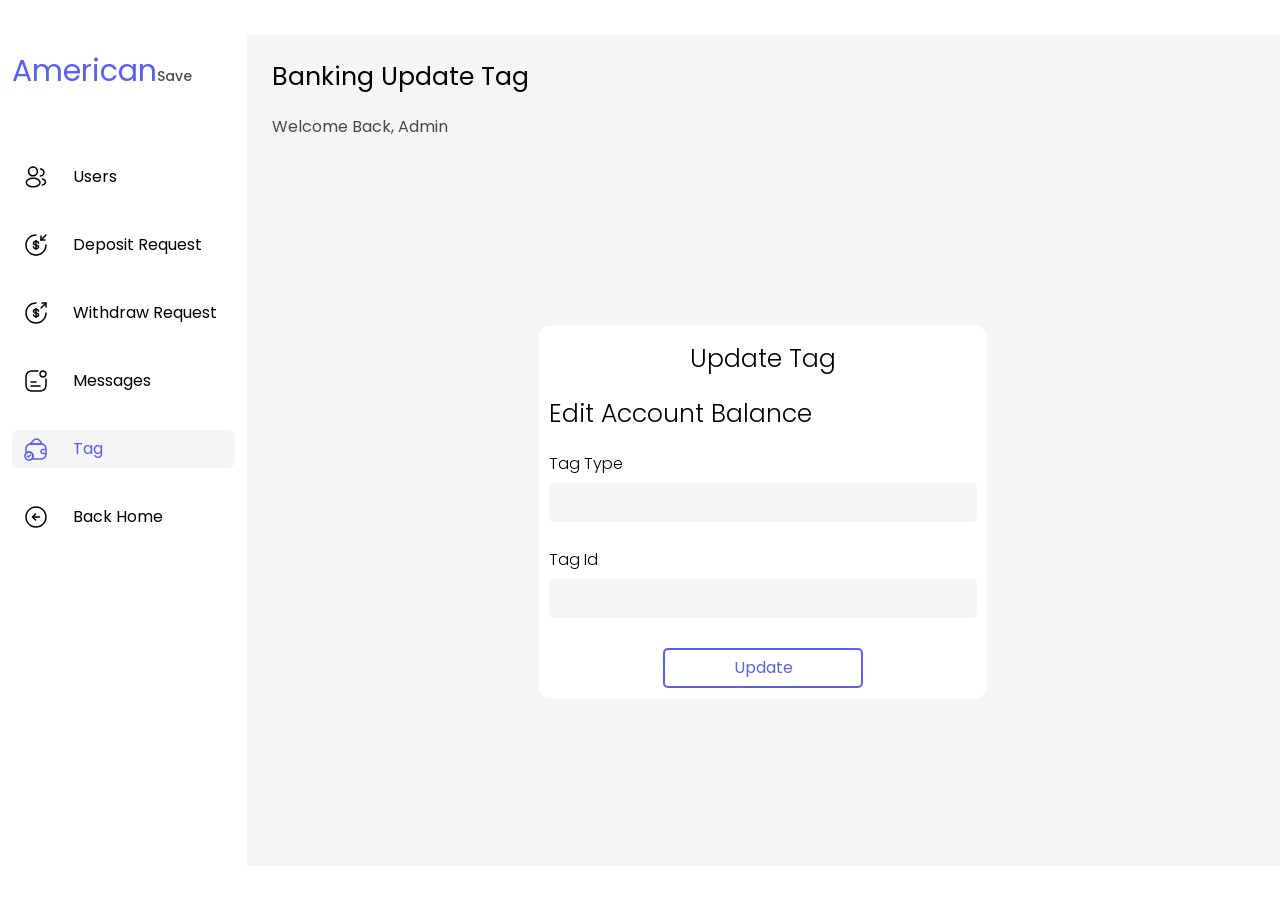
<file: update tag.html>
<!DOCTYPE html>
<html lang="en">
<head>
    <meta charset="UTF-8">
    <meta name="viewport" content="width=device-width, initial-scale=1.0">
    <link rel="stylesheet" href="./assets/css/style.css">
    <link rel="preconnect" href="https://fonts.googleapis.com">
<link rel="preconnect" href="https://fonts.gstatic.com" crossorigin>
<link href="https://fonts.googleapis.com/css2?family=Poppins:ital,wght@0,100;0,200;0,300;0,400;0,500;0,600;0,700;0,800;0,900;1,100;1,200;1,300;1,400;1,500;1,600;1,700;1,800;1,900&display=swap" rel="stylesheet">
    <title>American save _ update tag </title>
</head>
<body class="dash_body">
    <main>
        <section class="nav">
          
            <h1 class="logo">
                American <b>save</b>
            </h1>
            <svg width="24" class="nav_tog" height="24" viewBox="0 0 24 24" xmlns="http://www.w3.org/2000/svg">
                <path d="M21 7.75H3C2.59 7.75 2.25 7.41 2.25 7C2.25 6.59 2.59 6.25 3 6.25H21C21.41 6.25 21.75 6.59 21.75 7C21.75 7.41 21.41 7.75 21 7.75Z" />
                <path d="M21 12.75H3C2.59 12.75 2.25 12.41 2.25 12C2.25 11.59 2.59 11.25 3 11.25H21C21.41 11.25 21.75 11.59 21.75 12C21.75 12.41 21.41 12.75 21 12.75Z" />
                <path d="M21 17.75H3C2.59 17.75 2.25 17.41 2.25 17C2.25 16.59 2.59 16.25 3 16.25H21C21.41 16.25 21.75 16.59 21.75 17C21.75 17.41 21.41 17.75 21 17.75Z" />
                </svg>
            <ul>
                <a href="./users.html">
                    <li >


                        <svg width="24" height="24" viewBox="0 0 24 24"  xmlns="http://www.w3.org/2000/svg">
                            <path d="M9.15961 11.62C9.12961 11.62 9.10961 11.62 9.07961 11.62C9.02961 11.61 8.95961 11.61 8.89961 11.62C5.99961 11.53 3.80961 9.25 3.80961 6.44C3.80961 3.58 6.13961 1.25 8.99961 1.25C11.8596 1.25 14.1896 3.58 14.1896 6.44C14.1796 9.25 11.9796 11.53 9.18961 11.62C9.17961 11.62 9.16961 11.62 9.15961 11.62ZM8.99961 2.75C6.96961 2.75 5.30961 4.41 5.30961 6.44C5.30961 8.44 6.86961 10.05 8.85961 10.12C8.91961 10.11 9.04961 10.11 9.17961 10.12C11.1396 10.03 12.6796 8.42 12.6896 6.44C12.6896 4.41 11.0296 2.75 8.99961 2.75Z" />
                            <path d="M16.5396 11.75C16.5096 11.75 16.4796 11.75 16.4496 11.74C16.0396 11.78 15.6196 11.49 15.5796 11.08C15.5396 10.67 15.7896 10.3 16.1996 10.25C16.3196 10.24 16.4496 10.24 16.5596 10.24C18.0196 10.16 19.1596 8.96 19.1596 7.49C19.1596 5.97 17.9296 4.74 16.4096 4.74C15.9996 4.75 15.6596 4.41 15.6596 4C15.6596 3.59 15.9996 3.25 16.4096 3.25C18.7496 3.25 20.6596 5.16 20.6596 7.5C20.6596 9.8 18.8596 11.66 16.5696 11.75C16.5596 11.75 16.5496 11.75 16.5396 11.75Z" />
                            <path d="M9.16961 22.55C7.20961 22.55 5.23961 22.05 3.74961 21.05C2.35961 20.13 1.59961 18.87 1.59961 17.5C1.59961 16.13 2.35961 14.86 3.74961 13.93C6.74961 11.94 11.6096 11.94 14.5896 13.93C15.9696 14.85 16.7396 16.11 16.7396 17.48C16.7396 18.85 15.9796 20.12 14.5896 21.05C13.0896 22.05 11.1296 22.55 9.16961 22.55ZM4.57961 15.19C3.61961 15.83 3.09961 16.65 3.09961 17.51C3.09961 18.36 3.62961 19.18 4.57961 19.81C7.06961 21.48 11.2696 21.48 13.7596 19.81C14.7196 19.17 15.2396 18.35 15.2396 17.49C15.2396 16.64 14.7096 15.82 13.7596 15.19C11.2696 13.53 7.06961 13.53 4.57961 15.19Z" />
                            <path d="M18.3396 20.75C17.9896 20.75 17.6796 20.51 17.6096 20.15C17.5296 19.74 17.7896 19.35 18.1896 19.26C18.8196 19.13 19.3996 18.88 19.8496 18.53C20.4196 18.1 20.7296 17.56 20.7296 16.99C20.7296 16.42 20.4196 15.88 19.8596 15.46C19.4196 15.12 18.8696 14.88 18.2196 14.73C17.8196 14.64 17.5596 14.24 17.6496 13.83C17.7396 13.43 18.1396 13.17 18.5496 13.26C19.4096 13.45 20.1596 13.79 20.7696 14.26C21.6996 14.96 22.2296 15.95 22.2296 16.99C22.2296 18.03 21.6896 19.02 20.7596 19.73C20.1396 20.21 19.3596 20.56 18.4996 20.73C18.4396 20.75 18.3896 20.75 18.3396 20.75Z" />
                            </svg>
                            
                            
                         Users
                    </li>
                </a>
                <a href="./deposit request.html">
                    <li >
                        <svg width="24" height="24" viewBox="0 0 24 24"  xmlns="http://www.w3.org/2000/svg">
                            <path d="M13.05 16.25H11.17C9.84001 16.25 8.75 15.13 8.75 13.75C8.75 13.34 9.09 13 9.5 13C9.91 13 10.25 13.34 10.25 13.75C10.25 14.3 10.66 14.75 11.17 14.75H13.05C13.44 14.75 13.75 14.4 13.75 13.97C13.75 13.43 13.6 13.35 13.26 13.23L10.25 12.18C9.61 11.96 8.75 11.49 8.75 10.02C8.75 8.76999 9.74001 7.73999 10.95 7.73999H12.83C14.16 7.73999 15.25 8.85999 15.25 10.24C15.25 10.65 14.91 10.99 14.5 10.99C14.09 10.99 13.75 10.65 13.75 10.24C13.75 9.68999 13.34 9.23999 12.83 9.23999H10.95C10.56 9.23999 10.25 9.58999 10.25 10.02C10.25 10.56 10.4 10.64 10.74 10.76L13.75 11.81C14.39 12.03 15.25 12.5 15.25 13.97C15.25 15.23 14.26 16.25 13.05 16.25Z" />
                            <path d="M12 17.25C11.59 17.25 11.25 16.91 11.25 16.5V7.5C11.25 7.09 11.59 6.75 12 6.75C12.41 6.75 12.75 7.09 12.75 7.5V16.5C12.75 16.91 12.41 17.25 12 17.25Z" />
                            <path d="M12 22.75C6.07 22.75 1.25 17.93 1.25 12C1.25 6.07 6.07 1.25 12 1.25C12.41 1.25 12.75 1.59 12.75 2C12.75 2.41 12.41 2.75 12 2.75C6.9 2.75 2.75 6.9 2.75 12C2.75 17.1 6.9 21.25 12 21.25C17.1 21.25 21.25 17.1 21.25 12C21.25 11.59 21.59 11.25 22 11.25C22.41 11.25 22.75 11.59 22.75 12C22.75 17.93 17.93 22.75 12 22.75Z" />
                            <path d="M21 7.75H17C16.59 7.75 16.25 7.41 16.25 7V3C16.25 2.59 16.59 2.25 17 2.25C17.41 2.25 17.75 2.59 17.75 3V6.25H21C21.41 6.25 21.75 6.59 21.75 7C21.75 7.41 21.41 7.75 21 7.75Z" />
                            <path d="M16.9999 7.75C16.8099 7.75 16.6199 7.68 16.4699 7.53C16.1799 7.24 16.1799 6.76 16.4699 6.47L21.4699 1.47C21.7599 1.18 22.2399 1.18 22.5299 1.47C22.8199 1.76 22.8199 2.24 22.5299 2.53L17.5299 7.53C17.3799 7.68 17.1899 7.75 16.9999 7.75Z" />
                            </svg>  
    
                      
                         deposit request
                    </li>
                </a>
                <a href="./withdraw request.html">

                    <li >
                        <svg width="24" height="24" viewBox="0 0 24 24"  xmlns="http://www.w3.org/2000/svg">
                            <path d="M13.05 16.25H11.17C9.84001 16.25 8.75 15.13 8.75 13.75C8.75 13.34 9.09 13 9.5 13C9.91 13 10.25 13.34 10.25 13.75C10.25 14.3 10.66 14.75 11.17 14.75H13.05C13.44 14.75 13.75 14.4 13.75 13.97C13.75 13.43 13.6 13.35 13.26 13.23L10.25 12.18C9.61 11.95 8.75 11.49 8.75 10.02C8.75 8.76999 9.74001 7.73999 10.95 7.73999H12.83C14.16 7.73999 15.25 8.85999 15.25 10.24C15.25 10.65 14.91 10.99 14.5 10.99C14.09 10.99 13.75 10.65 13.75 10.24C13.75 9.68999 13.34 9.23999 12.83 9.23999H10.95C10.56 9.23999 10.25 9.58999 10.25 10.02C10.25 10.56 10.4 10.64 10.74 10.76L13.75 11.81C14.39 12.04 15.25 12.5 15.25 13.97C15.25 15.23 14.26 16.25 13.05 16.25Z" />
                            <path d="M12 17.25C11.59 17.25 11.25 16.91 11.25 16.5V7.5C11.25 7.09 11.59 6.75 12 6.75C12.41 6.75 12.75 7.09 12.75 7.5V16.5C12.75 16.91 12.41 17.25 12 17.25Z" />
                            <path d="M12 22.75C6.07 22.75 1.25 17.93 1.25 12C1.25 6.07 6.07 1.25 12 1.25C12.41 1.25 12.75 1.59 12.75 2C12.75 2.41 12.41 2.75 12 2.75C6.9 2.75 2.75 6.9 2.75 12C2.75 17.1 6.9 21.25 12 21.25C17.1 21.25 21.25 17.1 21.25 12C21.25 11.59 21.59 11.25 22 11.25C22.41 11.25 22.75 11.59 22.75 12C22.75 17.93 17.93 22.75 12 22.75Z" />
                            <path d="M22 6.75C21.59 6.75 21.25 6.41 21.25 6V2.75H18C17.59 2.75 17.25 2.41 17.25 2C17.25 1.59 17.59 1.25 18 1.25H22C22.41 1.25 22.75 1.59 22.75 2V6C22.75 6.41 22.41 6.75 22 6.75Z" />
                            <path d="M16.9999 7.75C16.8099 7.75 16.6199 7.68 16.4699 7.53C16.1799 7.24 16.1799 6.76 16.4699 6.47L21.4699 1.47C21.7599 1.18 22.2399 1.18 22.5299 1.47C22.8199 1.76 22.8199 2.24 22.5299 2.53L17.5299 7.53C17.3799 7.68 17.1899 7.75 16.9999 7.75Z" />
                            </svg>   
    
                       
                         Withdraw request
                    </li>
                </a>
                <a href="./message.html">

                    <li >

                        <svg width="24" height="24" viewBox="0 0 24 24"  xmlns="http://www.w3.org/2000/svg">
                            <path d="M19 8.75C16.93 8.75 15.25 7.07 15.25 5C15.25 2.93 16.93 1.25 19 1.25C21.07 1.25 22.75 2.93 22.75 5C22.75 7.07 21.07 8.75 19 8.75ZM19 2.75C17.76 2.75 16.75 3.76 16.75 5C16.75 6.24 17.76 7.25 19 7.25C20.24 7.25 21.25 6.24 21.25 5C21.25 3.76 20.24 2.75 19 2.75Z" />
                            <path d="M12 13.75H7C6.59 13.75 6.25 13.41 6.25 13C6.25 12.59 6.59 12.25 7 12.25H12C12.41 12.25 12.75 12.59 12.75 13C12.75 13.41 12.41 13.75 12 13.75Z" />
                            <path d="M16 17.75H7C6.59 17.75 6.25 17.41 6.25 17C6.25 16.59 6.59 16.25 7 16.25H16C16.41 16.25 16.75 16.59 16.75 17C16.75 17.41 16.41 17.75 16 17.75Z" />
                            <path d="M15 22.75H9C3.57 22.75 1.25 20.43 1.25 15V9C1.25 3.57 3.57 1.25 9 1.25H14C14.41 1.25 14.75 1.59 14.75 2C14.75 2.41 14.41 2.75 14 2.75H9C4.39 2.75 2.75 4.39 2.75 9V15C2.75 19.61 4.39 21.25 9 21.25H15C19.61 21.25 21.25 19.61 21.25 15V10C21.25 9.59 21.59 9.25 22 9.25C22.41 9.25 22.75 9.59 22.75 10V15C22.75 20.43 20.43 22.75 15 22.75Z" />
                            </svg>
                               
    

                         messages
                    </li>
                </a>
                <a href="./update tag.html">

                    <li class="active" >


                        <svg width="24" height="24" viewBox="0 0 24 24" xmlns="http://www.w3.org/2000/svg">
                            <path d="M5 23.75C3.34 23.75 1.78 22.87 0.939999 21.44C0.489999 20.72 0.25 19.87 0.25 19C0.25 16.38 2.38 14.25 5 14.25C7.62 14.25 9.75 16.38 9.75 19C9.75 19.87 9.51 20.72 9.06 21.45C8.22 22.87 6.66 23.75 5 23.75ZM5 15.75C3.21 15.75 1.75 17.21 1.75 19C1.75 19.59 1.91 20.17 2.22 20.67C2.81 21.67 3.85 22.25 5 22.25C6.15 22.25 7.19 21.66 7.78 20.68C8.09 20.17 8.25 19.6 8.25 19C8.25 17.21 6.79 15.75 5 15.75Z" />
                            <path d="M4.42988 20.7401C4.23988 20.7401 4.04988 20.6701 3.89988 20.5201L2.90988 19.5301C2.61988 19.2401 2.61988 18.76 2.90988 18.47C3.19988 18.18 3.67988 18.18 3.96988 18.47L4.44988 18.9501L6.04988 17.47C6.34988 17.19 6.82988 17.2101 7.10988 17.5101C7.38988 17.8101 7.36988 18.2901 7.06988 18.5701L4.93988 20.54C4.78988 20.67 4.60988 20.7401 4.42988 20.7401Z" />
                            <path d="M6.19004 7.80995C5.95004 7.80995 5.73005 7.69995 5.58005 7.49995C5.41005 7.26995 5.39005 6.96992 5.52005 6.71992C5.69005 6.37992 5.93005 6.04995 6.24005 5.74995L9.49005 2.48994C11.15 0.839941 13.85 0.839941 15.51 2.48994L17.26 4.26997C18 4.99997 18.45 5.97997 18.5 7.01997C18.51 7.24997 18.42 7.46995 18.25 7.61995C18.08 7.76995 17.85 7.83994 17.63 7.79994C17.43 7.76994 17.22 7.75996 17 7.75996H7.00005C6.76005 7.75996 6.53005 7.77995 6.30005 7.80995C6.27005 7.80995 6.23004 7.80995 6.19004 7.80995ZM7.86005 6.24995H16.82C16.69 5.90995 16.48 5.59996 16.2 5.31996L14.44 3.53993C13.37 2.47993 11.62 2.47993 10.54 3.53993L7.86005 6.24995Z" />
                            <path d="M17 22.75H7.62998C7.30998 22.75 7.02998 22.55 6.91998 22.26C6.80998 21.96 6.89998 21.63 7.13998 21.43C7.37998 21.23 7.59998 20.97 7.75998 20.69C8.07998 20.18 8.23998 19.6 8.23998 19.01C8.23998 17.22 6.77998 15.76 4.98998 15.76C4.05998 15.76 3.16998 16.16 2.54998 16.87C2.33998 17.1 2.00998 17.19 1.71998 17.08C1.42998 16.97 1.22998 16.69 1.22998 16.38V12C1.22998 8.92 3.12998 6.69001 6.07998 6.32001C6.34998 6.28001 6.65998 6.25 6.97998 6.25H16.98C17.22 6.25 17.53 6.26 17.85 6.31C20.8 6.65 22.73 8.89 22.73 12V17C22.75 20.44 20.44 22.75 17 22.75ZM9.17998 21.25H17C19.58 21.25 21.25 19.58 21.25 17V12C21.25 9.66 19.88 8.04998 17.66 7.78998C17.42 7.74998 17.21 7.75 17 7.75H6.99998C6.75998 7.75 6.52998 7.76999 6.29998 7.79999C4.09998 8.07999 2.74998 9.68 2.74998 12V14.82C3.42998 14.45 4.20998 14.25 4.99998 14.25C7.61998 14.25 9.74998 16.38 9.74998 19C9.74998 19.79 9.54998 20.57 9.17998 21.25Z" />
                            <path d="M22 17.25H19C17.48 17.25 16.25 16.02 16.25 14.5C16.25 12.98 17.48 11.75 19 11.75H22C22.41 11.75 22.75 12.09 22.75 12.5C22.75 12.91 22.41 13.25 22 13.25H19C18.31 13.25 17.75 13.81 17.75 14.5C17.75 15.19 18.31 15.75 19 15.75H22C22.41 15.75 22.75 16.09 22.75 16.5C22.75 16.91 22.41 17.25 22 17.25Z" />
                            </svg>
                            
                               
    

                         tag
                    </li>
                </a>
                <a href="./dashboard.html">

                    <li >
    

                        <svg width="24" height="24" viewBox="0 0 24 24"  xmlns="http://www.w3.org/2000/svg">
                            <path d="M12 22.75C6.07 22.75 1.25 17.93 1.25 12C1.25 6.07 6.07 1.25 12 1.25C17.93 1.25 22.75 6.07 22.75 12C22.75 17.93 17.93 22.75 12 22.75ZM12 2.75C6.9 2.75 2.75 6.9 2.75 12C2.75 17.1 6.9 21.25 12 21.25C17.1 21.25 21.25 17.1 21.25 12C21.25 6.9 17.1 2.75 12 2.75Z" />
                            <path d="M15.5 12.75H9.5C9.09 12.75 8.75 12.41 8.75 12C8.75 11.59 9.09 11.25 9.5 11.25H15.5C15.91 11.25 16.25 11.59 16.25 12C16.25 12.41 15.91 12.75 15.5 12.75Z" />
                            <path d="M11.4999 15.75C11.3099 15.75 11.1199 15.68 10.9699 15.53L7.96994 12.53C7.67994 12.24 7.67994 11.76 7.96994 11.47L10.9699 8.47C11.2599 8.18 11.7399 8.18 12.0299 8.47C12.3199 8.76 12.3199 9.24 12.0299 9.53L9.55994 12L12.0299 14.47C12.3199 14.76 12.3199 15.24 12.0299 15.53C11.8799 15.68 11.6899 15.75 11.4999 15.75Z" />
                            </svg>
                               
                       
                         back home
                    </li>
                </a>
             
            </ul>
        </section>
        <section class="main">


       <section class="top">
        <div class="ids">
            <h1>
                Banking update tag
            </h1>
            <p>Welcome back, admin</p>
        </div>
        
       </section> 
      

       <section class="cover" style="height: calc(100vh - 205px );">
       
     
        <section class="edit_account" style="scale: 1; box-shadow: none;">
            <h1>
               update tag
            </h1>
         
            <form action="" style=" width: 100%; padding: 0; ">
                <h2>
                    edit account balance
                </h2>
               
                <label >
                    tag type
                    <input type="text" required>
                </label>
                <label>
                    tag id
                    <input type="text" required>
                </label>
                <button> update </button>
            </form>
        </section>
       </section>




        </section>
    </main>
    <script src="./assets/js/app.js"></script>
    <script src="./assets/js/update tag.js"></script>
</body>
</html>
</file>
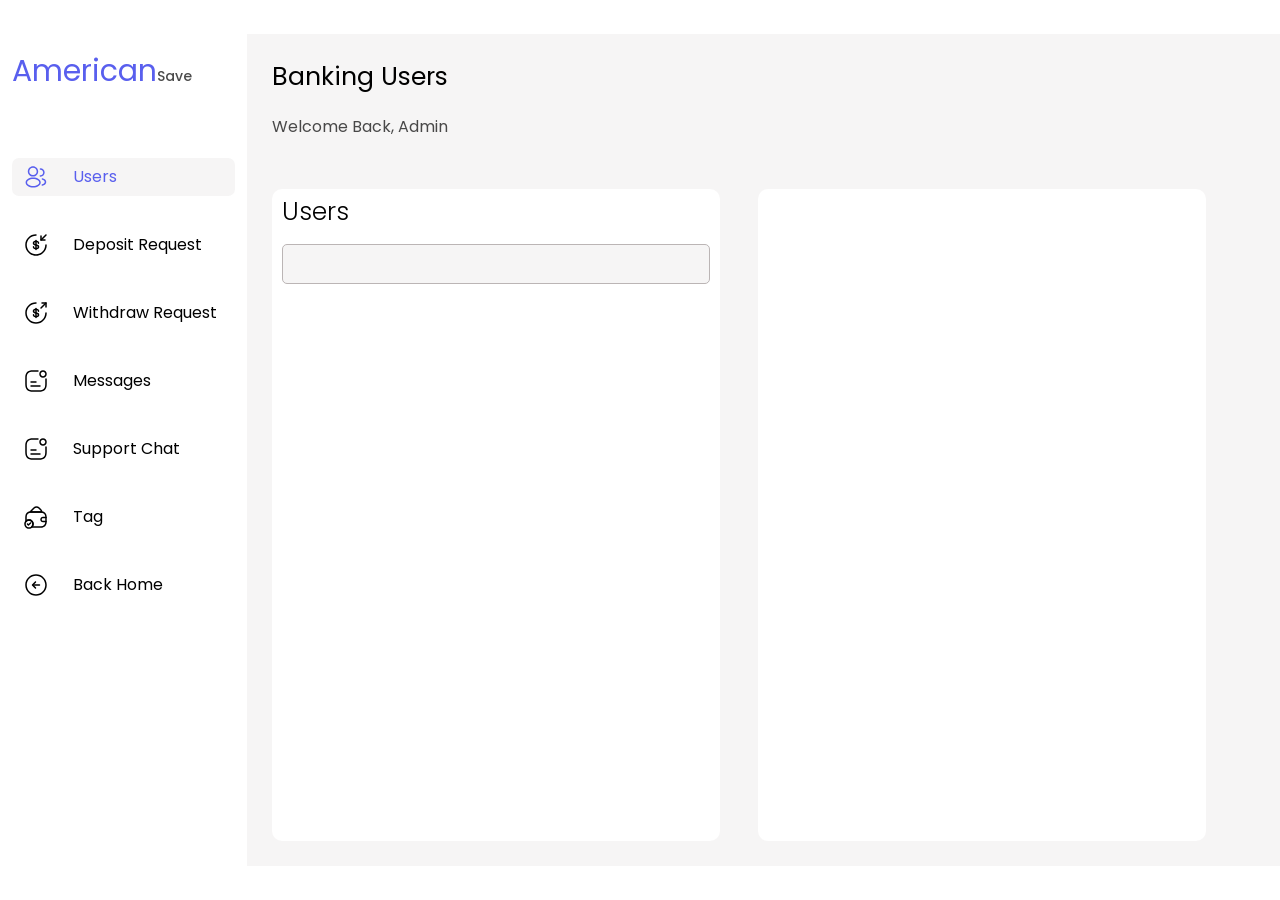
<file: users.html>
<!DOCTYPE html>
<html lang="en">
<head>
    <meta charset="UTF-8">
    <meta name="viewport" content="width=device-width, initial-scale=1.0">
    <link rel="stylesheet" href="./assets/css/style.css">
    <link rel="preconnect" href="https://fonts.googleapis.com">
<link rel="preconnect" href="https://fonts.gstatic.com" crossorigin>
<link href="https://fonts.googleapis.com/css2?family=Poppins:ital,wght@0,100;0,200;0,300;0,400;0,500;0,600;0,700;0,800;0,900;1,100;1,200;1,300;1,400;1,500;1,600;1,700;1,800;1,900&display=swap" rel="stylesheet">
    <title>American save _ users </title>
</head>
<body class="dash_body">
    <main>
        <section class="nav">
          
            <h1 class="logo">
                American <b>save</b>
            </h1>
            <svg width="24" class="nav_tog" height="24" viewBox="0 0 24 24" xmlns="http://www.w3.org/2000/svg">
                <path d="M21 7.75H3C2.59 7.75 2.25 7.41 2.25 7C2.25 6.59 2.59 6.25 3 6.25H21C21.41 6.25 21.75 6.59 21.75 7C21.75 7.41 21.41 7.75 21 7.75Z" />
                <path d="M21 12.75H3C2.59 12.75 2.25 12.41 2.25 12C2.25 11.59 2.59 11.25 3 11.25H21C21.41 11.25 21.75 11.59 21.75 12C21.75 12.41 21.41 12.75 21 12.75Z" />
                <path d="M21 17.75H3C2.59 17.75 2.25 17.41 2.25 17C2.25 16.59 2.59 16.25 3 16.25H21C21.41 16.25 21.75 16.59 21.75 17C21.75 17.41 21.41 17.75 21 17.75Z" />
                </svg>
            <ul>
                <a href="./users.html">
                    <li class="active" >


                        <svg width="24" height="24" viewBox="0 0 24 24"  xmlns="http://www.w3.org/2000/svg">
                            <path d="M9.15961 11.62C9.12961 11.62 9.10961 11.62 9.07961 11.62C9.02961 11.61 8.95961 11.61 8.89961 11.62C5.99961 11.53 3.80961 9.25 3.80961 6.44C3.80961 3.58 6.13961 1.25 8.99961 1.25C11.8596 1.25 14.1896 3.58 14.1896 6.44C14.1796 9.25 11.9796 11.53 9.18961 11.62C9.17961 11.62 9.16961 11.62 9.15961 11.62ZM8.99961 2.75C6.96961 2.75 5.30961 4.41 5.30961 6.44C5.30961 8.44 6.86961 10.05 8.85961 10.12C8.91961 10.11 9.04961 10.11 9.17961 10.12C11.1396 10.03 12.6796 8.42 12.6896 6.44C12.6896 4.41 11.0296 2.75 8.99961 2.75Z" />
                            <path d="M16.5396 11.75C16.5096 11.75 16.4796 11.75 16.4496 11.74C16.0396 11.78 15.6196 11.49 15.5796 11.08C15.5396 10.67 15.7896 10.3 16.1996 10.25C16.3196 10.24 16.4496 10.24 16.5596 10.24C18.0196 10.16 19.1596 8.96 19.1596 7.49C19.1596 5.97 17.9296 4.74 16.4096 4.74C15.9996 4.75 15.6596 4.41 15.6596 4C15.6596 3.59 15.9996 3.25 16.4096 3.25C18.7496 3.25 20.6596 5.16 20.6596 7.5C20.6596 9.8 18.8596 11.66 16.5696 11.75C16.5596 11.75 16.5496 11.75 16.5396 11.75Z" />
                            <path d="M9.16961 22.55C7.20961 22.55 5.23961 22.05 3.74961 21.05C2.35961 20.13 1.59961 18.87 1.59961 17.5C1.59961 16.13 2.35961 14.86 3.74961 13.93C6.74961 11.94 11.6096 11.94 14.5896 13.93C15.9696 14.85 16.7396 16.11 16.7396 17.48C16.7396 18.85 15.9796 20.12 14.5896 21.05C13.0896 22.05 11.1296 22.55 9.16961 22.55ZM4.57961 15.19C3.61961 15.83 3.09961 16.65 3.09961 17.51C3.09961 18.36 3.62961 19.18 4.57961 19.81C7.06961 21.48 11.2696 21.48 13.7596 19.81C14.7196 19.17 15.2396 18.35 15.2396 17.49C15.2396 16.64 14.7096 15.82 13.7596 15.19C11.2696 13.53 7.06961 13.53 4.57961 15.19Z" />
                            <path d="M18.3396 20.75C17.9896 20.75 17.6796 20.51 17.6096 20.15C17.5296 19.74 17.7896 19.35 18.1896 19.26C18.8196 19.13 19.3996 18.88 19.8496 18.53C20.4196 18.1 20.7296 17.56 20.7296 16.99C20.7296 16.42 20.4196 15.88 19.8596 15.46C19.4196 15.12 18.8696 14.88 18.2196 14.73C17.8196 14.64 17.5596 14.24 17.6496 13.83C17.7396 13.43 18.1396 13.17 18.5496 13.26C19.4096 13.45 20.1596 13.79 20.7696 14.26C21.6996 14.96 22.2296 15.95 22.2296 16.99C22.2296 18.03 21.6896 19.02 20.7596 19.73C20.1396 20.21 19.3596 20.56 18.4996 20.73C18.4396 20.75 18.3896 20.75 18.3396 20.75Z" />
                            </svg>
                            
                            
                         Users
                    </li>
                </a>
                <a href="./deposit request.html">
                    <li >
                        <svg width="24" height="24" viewBox="0 0 24 24"  xmlns="http://www.w3.org/2000/svg">
                            <path d="M13.05 16.25H11.17C9.84001 16.25 8.75 15.13 8.75 13.75C8.75 13.34 9.09 13 9.5 13C9.91 13 10.25 13.34 10.25 13.75C10.25 14.3 10.66 14.75 11.17 14.75H13.05C13.44 14.75 13.75 14.4 13.75 13.97C13.75 13.43 13.6 13.35 13.26 13.23L10.25 12.18C9.61 11.96 8.75 11.49 8.75 10.02C8.75 8.76999 9.74001 7.73999 10.95 7.73999H12.83C14.16 7.73999 15.25 8.85999 15.25 10.24C15.25 10.65 14.91 10.99 14.5 10.99C14.09 10.99 13.75 10.65 13.75 10.24C13.75 9.68999 13.34 9.23999 12.83 9.23999H10.95C10.56 9.23999 10.25 9.58999 10.25 10.02C10.25 10.56 10.4 10.64 10.74 10.76L13.75 11.81C14.39 12.03 15.25 12.5 15.25 13.97C15.25 15.23 14.26 16.25 13.05 16.25Z" />
                            <path d="M12 17.25C11.59 17.25 11.25 16.91 11.25 16.5V7.5C11.25 7.09 11.59 6.75 12 6.75C12.41 6.75 12.75 7.09 12.75 7.5V16.5C12.75 16.91 12.41 17.25 12 17.25Z" />
                            <path d="M12 22.75C6.07 22.75 1.25 17.93 1.25 12C1.25 6.07 6.07 1.25 12 1.25C12.41 1.25 12.75 1.59 12.75 2C12.75 2.41 12.41 2.75 12 2.75C6.9 2.75 2.75 6.9 2.75 12C2.75 17.1 6.9 21.25 12 21.25C17.1 21.25 21.25 17.1 21.25 12C21.25 11.59 21.59 11.25 22 11.25C22.41 11.25 22.75 11.59 22.75 12C22.75 17.93 17.93 22.75 12 22.75Z" />
                            <path d="M21 7.75H17C16.59 7.75 16.25 7.41 16.25 7V3C16.25 2.59 16.59 2.25 17 2.25C17.41 2.25 17.75 2.59 17.75 3V6.25H21C21.41 6.25 21.75 6.59 21.75 7C21.75 7.41 21.41 7.75 21 7.75Z" />
                            <path d="M16.9999 7.75C16.8099 7.75 16.6199 7.68 16.4699 7.53C16.1799 7.24 16.1799 6.76 16.4699 6.47L21.4699 1.47C21.7599 1.18 22.2399 1.18 22.5299 1.47C22.8199 1.76 22.8199 2.24 22.5299 2.53L17.5299 7.53C17.3799 7.68 17.1899 7.75 16.9999 7.75Z" />
                            </svg>  
    
                      
                         deposit request
                    </li>
                </a>
                <a href="./withdraw request.html">

                    <li >
                        <svg width="24" height="24" viewBox="0 0 24 24"  xmlns="http://www.w3.org/2000/svg">
                            <path d="M13.05 16.25H11.17C9.84001 16.25 8.75 15.13 8.75 13.75C8.75 13.34 9.09 13 9.5 13C9.91 13 10.25 13.34 10.25 13.75C10.25 14.3 10.66 14.75 11.17 14.75H13.05C13.44 14.75 13.75 14.4 13.75 13.97C13.75 13.43 13.6 13.35 13.26 13.23L10.25 12.18C9.61 11.95 8.75 11.49 8.75 10.02C8.75 8.76999 9.74001 7.73999 10.95 7.73999H12.83C14.16 7.73999 15.25 8.85999 15.25 10.24C15.25 10.65 14.91 10.99 14.5 10.99C14.09 10.99 13.75 10.65 13.75 10.24C13.75 9.68999 13.34 9.23999 12.83 9.23999H10.95C10.56 9.23999 10.25 9.58999 10.25 10.02C10.25 10.56 10.4 10.64 10.74 10.76L13.75 11.81C14.39 12.04 15.25 12.5 15.25 13.97C15.25 15.23 14.26 16.25 13.05 16.25Z" />
                            <path d="M12 17.25C11.59 17.25 11.25 16.91 11.25 16.5V7.5C11.25 7.09 11.59 6.75 12 6.75C12.41 6.75 12.75 7.09 12.75 7.5V16.5C12.75 16.91 12.41 17.25 12 17.25Z" />
                            <path d="M12 22.75C6.07 22.75 1.25 17.93 1.25 12C1.25 6.07 6.07 1.25 12 1.25C12.41 1.25 12.75 1.59 12.75 2C12.75 2.41 12.41 2.75 12 2.75C6.9 2.75 2.75 6.9 2.75 12C2.75 17.1 6.9 21.25 12 21.25C17.1 21.25 21.25 17.1 21.25 12C21.25 11.59 21.59 11.25 22 11.25C22.41 11.25 22.75 11.59 22.75 12C22.75 17.93 17.93 22.75 12 22.75Z" />
                            <path d="M22 6.75C21.59 6.75 21.25 6.41 21.25 6V2.75H18C17.59 2.75 17.25 2.41 17.25 2C17.25 1.59 17.59 1.25 18 1.25H22C22.41 1.25 22.75 1.59 22.75 2V6C22.75 6.41 22.41 6.75 22 6.75Z" />
                            <path d="M16.9999 7.75C16.8099 7.75 16.6199 7.68 16.4699 7.53C16.1799 7.24 16.1799 6.76 16.4699 6.47L21.4699 1.47C21.7599 1.18 22.2399 1.18 22.5299 1.47C22.8199 1.76 22.8199 2.24 22.5299 2.53L17.5299 7.53C17.3799 7.68 17.1899 7.75 16.9999 7.75Z" />
                            </svg>   
    
                       
                         Withdraw request
                    </li>
                </a>
                <a href="./message.html">

                    <li >

                        <svg width="24" height="24" viewBox="0 0 24 24"  xmlns="http://www.w3.org/2000/svg">
                            <path d="M19 8.75C16.93 8.75 15.25 7.07 15.25 5C15.25 2.93 16.93 1.25 19 1.25C21.07 1.25 22.75 2.93 22.75 5C22.75 7.07 21.07 8.75 19 8.75ZM19 2.75C17.76 2.75 16.75 3.76 16.75 5C16.75 6.24 17.76 7.25 19 7.25C20.24 7.25 21.25 6.24 21.25 5C21.25 3.76 20.24 2.75 19 2.75Z" />
                            <path d="M12 13.75H7C6.59 13.75 6.25 13.41 6.25 13C6.25 12.59 6.59 12.25 7 12.25H12C12.41 12.25 12.75 12.59 12.75 13C12.75 13.41 12.41 13.75 12 13.75Z" />
                            <path d="M16 17.75H7C6.59 17.75 6.25 17.41 6.25 17C6.25 16.59 6.59 16.25 7 16.25H16C16.41 16.25 16.75 16.59 16.75 17C16.75 17.41 16.41 17.75 16 17.75Z" />
                            <path d="M15 22.75H9C3.57 22.75 1.25 20.43 1.25 15V9C1.25 3.57 3.57 1.25 9 1.25H14C14.41 1.25 14.75 1.59 14.75 2C14.75 2.41 14.41 2.75 14 2.75H9C4.39 2.75 2.75 4.39 2.75 9V15C2.75 19.61 4.39 21.25 9 21.25H15C19.61 21.25 21.25 19.61 21.25 15V10C21.25 9.59 21.59 9.25 22 9.25C22.41 9.25 22.75 9.59 22.75 10V15C22.75 20.43 20.43 22.75 15 22.75Z" />
                            </svg>
                               
    

                         messages
                    </li>
                </a>
                <a href="./support chat.html">

                    <li >

                        <svg width="24" height="24" viewBox="0 0 24 24"  xmlns="http://www.w3.org/2000/svg">
                            <path d="M19 8.75C16.93 8.75 15.25 7.07 15.25 5C15.25 2.93 16.93 1.25 19 1.25C21.07 1.25 22.75 2.93 22.75 5C22.75 7.07 21.07 8.75 19 8.75ZM19 2.75C17.76 2.75 16.75 3.76 16.75 5C16.75 6.24 17.76 7.25 19 7.25C20.24 7.25 21.25 6.24 21.25 5C21.25 3.76 20.24 2.75 19 2.75Z" />
                            <path d="M12 13.75H7C6.59 13.75 6.25 13.41 6.25 13C6.25 12.59 6.59 12.25 7 12.25H12C12.41 12.25 12.75 12.59 12.75 13C12.75 13.41 12.41 13.75 12 13.75Z" />
                            <path d="M16 17.75H7C6.59 17.75 6.25 17.41 6.25 17C6.25 16.59 6.59 16.25 7 16.25H16C16.41 16.25 16.75 16.59 16.75 17C16.75 17.41 16.41 17.75 16 17.75Z" />
                            <path d="M15 22.75H9C3.57 22.75 1.25 20.43 1.25 15V9C1.25 3.57 3.57 1.25 9 1.25H14C14.41 1.25 14.75 1.59 14.75 2C14.75 2.41 14.41 2.75 14 2.75H9C4.39 2.75 2.75 4.39 2.75 9V15C2.75 19.61 4.39 21.25 9 21.25H15C19.61 21.25 21.25 19.61 21.25 15V10C21.25 9.59 21.59 9.25 22 9.25C22.41 9.25 22.75 9.59 22.75 10V15C22.75 20.43 20.43 22.75 15 22.75Z" />
                            </svg>
                               
    

                        support chat
                    </li>
                </a>
                <a href="./update tag.html">

                    <li >


                        <svg width="24" height="24" viewBox="0 0 24 24" xmlns="http://www.w3.org/2000/svg">
                            <path d="M5 23.75C3.34 23.75 1.78 22.87 0.939999 21.44C0.489999 20.72 0.25 19.87 0.25 19C0.25 16.38 2.38 14.25 5 14.25C7.62 14.25 9.75 16.38 9.75 19C9.75 19.87 9.51 20.72 9.06 21.45C8.22 22.87 6.66 23.75 5 23.75ZM5 15.75C3.21 15.75 1.75 17.21 1.75 19C1.75 19.59 1.91 20.17 2.22 20.67C2.81 21.67 3.85 22.25 5 22.25C6.15 22.25 7.19 21.66 7.78 20.68C8.09 20.17 8.25 19.6 8.25 19C8.25 17.21 6.79 15.75 5 15.75Z" />
                            <path d="M4.42988 20.7401C4.23988 20.7401 4.04988 20.6701 3.89988 20.5201L2.90988 19.5301C2.61988 19.2401 2.61988 18.76 2.90988 18.47C3.19988 18.18 3.67988 18.18 3.96988 18.47L4.44988 18.9501L6.04988 17.47C6.34988 17.19 6.82988 17.2101 7.10988 17.5101C7.38988 17.8101 7.36988 18.2901 7.06988 18.5701L4.93988 20.54C4.78988 20.67 4.60988 20.7401 4.42988 20.7401Z" />
                            <path d="M6.19004 7.80995C5.95004 7.80995 5.73005 7.69995 5.58005 7.49995C5.41005 7.26995 5.39005 6.96992 5.52005 6.71992C5.69005 6.37992 5.93005 6.04995 6.24005 5.74995L9.49005 2.48994C11.15 0.839941 13.85 0.839941 15.51 2.48994L17.26 4.26997C18 4.99997 18.45 5.97997 18.5 7.01997C18.51 7.24997 18.42 7.46995 18.25 7.61995C18.08 7.76995 17.85 7.83994 17.63 7.79994C17.43 7.76994 17.22 7.75996 17 7.75996H7.00005C6.76005 7.75996 6.53005 7.77995 6.30005 7.80995C6.27005 7.80995 6.23004 7.80995 6.19004 7.80995ZM7.86005 6.24995H16.82C16.69 5.90995 16.48 5.59996 16.2 5.31996L14.44 3.53993C13.37 2.47993 11.62 2.47993 10.54 3.53993L7.86005 6.24995Z" />
                            <path d="M17 22.75H7.62998C7.30998 22.75 7.02998 22.55 6.91998 22.26C6.80998 21.96 6.89998 21.63 7.13998 21.43C7.37998 21.23 7.59998 20.97 7.75998 20.69C8.07998 20.18 8.23998 19.6 8.23998 19.01C8.23998 17.22 6.77998 15.76 4.98998 15.76C4.05998 15.76 3.16998 16.16 2.54998 16.87C2.33998 17.1 2.00998 17.19 1.71998 17.08C1.42998 16.97 1.22998 16.69 1.22998 16.38V12C1.22998 8.92 3.12998 6.69001 6.07998 6.32001C6.34998 6.28001 6.65998 6.25 6.97998 6.25H16.98C17.22 6.25 17.53 6.26 17.85 6.31C20.8 6.65 22.73 8.89 22.73 12V17C22.75 20.44 20.44 22.75 17 22.75ZM9.17998 21.25H17C19.58 21.25 21.25 19.58 21.25 17V12C21.25 9.66 19.88 8.04998 17.66 7.78998C17.42 7.74998 17.21 7.75 17 7.75H6.99998C6.75998 7.75 6.52998 7.76999 6.29998 7.79999C4.09998 8.07999 2.74998 9.68 2.74998 12V14.82C3.42998 14.45 4.20998 14.25 4.99998 14.25C7.61998 14.25 9.74998 16.38 9.74998 19C9.74998 19.79 9.54998 20.57 9.17998 21.25Z" />
                            <path d="M22 17.25H19C17.48 17.25 16.25 16.02 16.25 14.5C16.25 12.98 17.48 11.75 19 11.75H22C22.41 11.75 22.75 12.09 22.75 12.5C22.75 12.91 22.41 13.25 22 13.25H19C18.31 13.25 17.75 13.81 17.75 14.5C17.75 15.19 18.31 15.75 19 15.75H22C22.41 15.75 22.75 16.09 22.75 16.5C22.75 16.91 22.41 17.25 22 17.25Z" />
                            </svg>
                            
                               
    

                         tag
                    </li>
                </a>
                <a href="./dashboard.html">

                    <li >
    

                        <svg width="24" height="24" viewBox="0 0 24 24"  xmlns="http://www.w3.org/2000/svg">
                            <path d="M12 22.75C6.07 22.75 1.25 17.93 1.25 12C1.25 6.07 6.07 1.25 12 1.25C17.93 1.25 22.75 6.07 22.75 12C22.75 17.93 17.93 22.75 12 22.75ZM12 2.75C6.9 2.75 2.75 6.9 2.75 12C2.75 17.1 6.9 21.25 12 21.25C17.1 21.25 21.25 17.1 21.25 12C21.25 6.9 17.1 2.75 12 2.75Z" />
                            <path d="M15.5 12.75H9.5C9.09 12.75 8.75 12.41 8.75 12C8.75 11.59 9.09 11.25 9.5 11.25H15.5C15.91 11.25 16.25 11.59 16.25 12C16.25 12.41 15.91 12.75 15.5 12.75Z" />
                            <path d="M11.4999 15.75C11.3099 15.75 11.1199 15.68 10.9699 15.53L7.96994 12.53C7.67994 12.24 7.67994 11.76 7.96994 11.47L10.9699 8.47C11.2599 8.18 11.7399 8.18 12.0299 8.47C12.3199 8.76 12.3199 9.24 12.0299 9.53L9.55994 12L12.0299 14.47C12.3199 14.76 12.3199 15.24 12.0299 15.53C11.8799 15.68 11.6899 15.75 11.4999 15.75Z" />
                            </svg>
                               
                       
                         back home
                    </li>
                </a>
             
            </ul>
        </section>
        <section class="main">


       <section class="top">
        <div class="ids">
            <h1>
                Banking users
            </h1>
            <p>Welcome back, admin</p>
        </div>
        
       </section> 
      

       <section class="row_flow">
       
        <section class="users">
            <h1>
                users
            </h1>
            <div>
                <input type="search">
            </div>

            <ul>
              

            </ul>
        </section>

        <section class="edit_account">
            <!-- <h1>
                my name is
            </h1>
            <p>user email : <b>my@gmail.com</b></p>
            <p>account balance : <b>$ 10,000,000</b></p>
            <form action="">
                <h2>
                    edit account balance
                </h2>
                <label for="">
                    type
                    <select name="" id="" required>
                        <option value="deposit">deposit</option>
                        <option value="withdrawal">withdrawal</option>
                    </select>
                </label>
                <label >
                    amount
                    <input type="number" required>
                </label>
                <label >
                    date
                    <input type="date" required>
                </label>
                <label>
                    from?
                    <input type="text" required>
                </label>
                <button> update </button>
            </form> -->
        </section>
       </section>




        </section>
    </main>

    <script src="./assets/js/app.js"></script>
    <script src="./assets/js/user.js"></script>
</body>
</html>
</file>
<file: assets/css/style.css>
*{
    box-sizing: border-box;
    outline: none;
    list-style: none;
    text-decoration: none;
    box-shadow: none;
    padding: 0;
    margin: 0;
    line-height: 100%;
    border: none;
    font-style: normal;
    font-family: "Poppins", sans-serif;
    text-transform: capitalize;
  }
  




:root{
    /* background colors  */
    --primary-back-gray:#F6F5F5;
    --assent-color-blue:#595FEE;
    --primary-back-white:#fff;

    /* text colors  */
    --primary-text-black:#000;
    --primary-text-white:#fff;
    --primary-text-blue:#595fee;
  }

  /* general design  */

  h1.logo{
    font-weight: 400;
    font-size: 30px;
    /* height: 35px; */
    line-height: 80%;
    display: flex;
    align-items: flex-end;
    height: fit-content;
    color: var(--primary-text-blue);
  }

  h1.logo b{
    font-size: 14px;
    font-weight: 500;
    line-height: 100%;
    opacity: .7;
    color: var(--primary-text-black);
  }


  ::-webkit-scrollbar{
    width: 3px;
    height: 3px;
  }
  ::-webkit-scrollbar-thumb{
    border-radius: 50px;
    background-color: var(--primary-text-blue);
  }


  /* logs design {
 sing up 
 login
 email verification 
  } */


body.logs{
    display: flex;
    width: 100vw;
    min-height: 100vh;
    align-items: center;
    justify-content: center; 
    background-color: var(--primary-back-gray);
    padding: 10px;
}


  form.logs{
    display: flex;
    flex-direction: column;
    padding:  20px 30px;
    background-color: var(--primary-back-white);
    border-radius: 15px;
    gap: 20px;
    /* min-width: 300px; */
  }
  form.logs h2{
    font-size: 25px;
    font-weight: 400;
    text-transform: capitalize;
  }
  form.logs label{
    display: flex;
    flex-direction: column;
    gap: 10px;
    text-transform: capitalize;
  }
  form.logs label input{
    width: 100%;
    height: 40px;
    padding: 5px;
    border-radius: 5px;
    border: 2px solid var(--primary-back-gray);
  }
  form.logs label div.pin{
    display: flex;
    width: 100%;
    justify-content: space-between;
  }
  form.logs label div.pin input{
    width: 20%;
    text-align: center;
  }
  form.logs label.radio{
    display:flex;
    align-items: flex-start;
    flex-direction: row;
    align-items: center;
  }

  form.logs label.radio input{
    display: none;
    width: 10%;
  }

  form.logs label.radio div{
    width: 20px;
    height: 20px;
    border-radius: 30px;
    border: 1px solid var(--primary-back-gray);
    position: relative;
  }
  form.logs label.radio div::after{
    width: 100%;
    height: 100%;
    background-color: var(--assent-color-blue);
    position: absolute;
    content: "";
    border-radius: 50%;
    scale: 0%;
    transition: .11s ease-in-out;
  }
  form.logs label.radio input:checked + div.radio::after{
    scale: 100%;
  }
  form.logs button{
    width: 200px;
    height: 40px;
    border-radius: 5px;
    color: var(--primary-text-blue);
    background-color: var(--primary-back-white);
    border: 2px solid var(--primary-text-blue);
    font-size: 16px;
    text-transform: capitalize;
    font-weight: 400;
    align-self: center;
    transition: .5s ease-in-out;
  }

  form.logs button:hover,
  form.logs button.active{
    background-color: var(--primary-text-blue);
    color: var(--primary-text-white);
  }
  form.logs h3{
    font-size: 10px;
    font-weight: 400;
    align-self: center;
    text-transform: capitalize;
  }








  /* dashboard design */

  body.dash_body{
    display: flex;
    align-items: center;
    justify-content: center;
    height: 100vh;
    width: 100vw;
    position: relative;
    /* top: 0; */
  }

  main{
    max-width:1280px;
    width: 100vw;
    max-height: 832px;
    height: 100vh;
    background-color: var(--primary-back-gray);
    display: flex;
    position: relative;
  }

  main section.nav{
    width: 300px;
    height: 100%;
    background-color: var(--primary-back-white);
    padding: 25px 12px;
    gap: 75px;
    display: flex;
    flex-direction: column;
  }


  main section.nav ul{
    display: flex;
    flex-direction: column;
    gap:30px;
    padding: 0px 0px;
    /* background-color: #000; */
  }

  main section.nav ul li{
    width: 100%;
    padding: 7px 12px ;
    border-radius: 7px;
    gap:25px;
    display: flex;
    align-items: center;
    /* background-color: var(--primary-back-gray); */
    color: var(--primary-text-black);
    transition: .5s ease-in-out;
  }

  main section.nav ul li svg {
    fill:var(--primary-text-black);
    transition: .5s ease-in-out;
  }

  main section.nav ul li.active,
  main section.nav ul li:hover{
    width: 100%;
    padding: 7px 12px ;
    border-radius: 7px;
    gap:25px;
    display: flex;
    align-items: center;
    background-color: var(--primary-back-gray);
    color: var(--primary-text-blue);
  }

  main section.nav ul li.active svg,
  main section.nav ul li:hover svg {
    fill:var(--primary-text-blue);
  }




  


  main .main{
    /* background-color: aqua; */
    overflow-y: auto;
    width: 100%;
    position: relative;
  }


  main .main .top{
    width: 100%;
    display: flex;
    justify-content: space-between;
    padding: 25px;
    height: 130px;
    align-items: center;
  }

  main .main .top div:first-child{
    display: flex;
    flex-direction: column;
    gap:9px;
  }


  main .main .top div:first-child h1{
    font-size: 25px;
    font-weight: 400;
  }

  main .main .top div:first-child p{
    font-size: 16px;
    font-weight: 400;
    opacity: .7;
  }

  main .main .top div:last-child{
    display: flex;
    gap: 30px;
  }
  
  main .main .top div:last-child a{
    display: flex;
    align-items: center;
    width: 135px;
    height: 45px;
    border: 1px solid #BBB5B5;
    border-radius: 7px;
    justify-content: center;
    font-size: 16px;
    font-weight: 400;
  }
  
  main .main .top div:last-child a:first-child{
    background-color: var(--primary-back-white);
    color: var(--primary-text-black);
  }

  main .main .top div:last-child a:last-child{
    background-color: var(--primary-text-blue);
    color: var(--primary-text-white);
  }







  main .balance{
    display: flex;
    padding: 10px 25px;
    justify-content: space-between;
  }

  main .balance div.prim_account{
    border: 1px solid #BBB5B5;
    background-color: var(--primary-back-white);
    padding: 30px;
    border-radius: 10px;
    display: flex;
    flex-direction: column;
    height: 362px;
    justify-content: space-between;
    width: 48%;
    position: relative;
  }

  main .balance div.sub{
    /* border: 1px solid #BBB5B5; */
    /* background-color: var(--primary-back-white); */
    /* padding: 30px; */
    /* border-radius: 10px; */
    display: flex;
    flex-direction: column;
    height: 362px;
    justify-content: space-between;
    width: 48%;
    position: relative;
  }

  main .balance div.sub div{
    border: 1px solid #BBB5B5;
    background-color: var(--primary-back-white);
    padding: 30px 20px;
    border-radius: 10px;
    display: flex;
    flex-direction: row;
    height: 160px;
    justify-content: flex-start;
    width: 100%;
    gap: 10px;
    align-items: center;
    overflow: hidden;
    position: relative;
  }
  main .balance div.sub section{
    display: flex;
    flex-direction: column;
    gap: 10px;
  }

  main .balance div.prim_account img{
    width: 140px;
    height: auto;
  }

  main .balance div.sub img{
    width: 120px;
    height: auto;
  }

  main .balance div h1{
    font-size: 20px;
    font-weight: 400;
  }

  main .balance div p{
    font-size: 15px;
    font-weight: 300;
  }

  main .balance div h2{
    font-size: 32px;
    font-weight: 400;
  }






  main .other{
    display: flex;
    padding: 10px 25px;
    justify-content: space-between;
  }

  main .card{
    width: 58%;
    border: 1px solid #BBB5B5;
    background-color: var(--primary-back-white);
    padding: 30px;
    border-radius: 10px;
    display: flex;
    flex-direction: column;
    height: 300px;
    /* justify-content: space-between; */
    /* width: 48%; */
    position: relative;
  }

  main .card div{
    width: 100%;
    justify-content: space-between;
    align-self: center;
    display: flex;
    flex-direction: row;
  }

  main .card div h1{
    font-size:20px;
    font-weight: 400;
  }

  main .card  h2{
    font-size:32px;
    font-weight: 400;
    text-align: center;
    align-self: center;
    justify-self: center;
  }




  main .history{
    width: 38%;
    border: 1px solid #BBB5B5;
    background-color: var(--primary-back-white);
    padding: 30px;
    border-radius: 10px;
    display: flex;
    flex-direction: column;
    height: 300px;
    gap: 20px;
    /* justify-content: space-between; */
    /* width: 48%; */
    position: relative;
  }

  main .history.users{
    padding: 10px;
  }
  main .history div{
    width: 100%;
    justify-content: space-between;
    align-self: center;
    display: flex;
    flex-direction: row;
  }

  main .history div h1{
    font-size:20px;
    font-weight: 400;
  }


  main .history ul{
    overflow: auto;
    height: 100% ;
    padding-right: 5px;
    /* background-color: #595FEE; */
  }

  main .history ul li{
    width: 100%;
    /* margin-top: 5px; */
    min-height: 75px;
    /* border-top: 2px solid var(--primary-back-gray); */
    border-bottom: 2px solid var(--primary-back-gray);
    display: flex;
    flex-direction: column;
    gap: 5px;
    position: relative;
    justify-content: center;
  }


  main .history ul li p{
    font-size: 12px;
    font-weight: 300;
    opacity: .7;
    align-self: flex-end;
  }

  main .history ul li h1{
    font-size: 16px;
    font-weight: 300;
    opacity: .7;
    display: flex;
    justify-content: space-between;
    align-items: center;
  }

  main .history ul li h1 b.pending{
    padding: 4px;
    font-size: 8px;
    font-weight: 400;
    color: #fff;
    background-color: orange;
    border-radius: 3px;
    display: flex;
    justify-content: center;
    align-items: center;
    display: none;
  }
  .users ul li span.pending {
    align-self: flex-end;
    pointer-events: none;
    padding: 4px;
    font-size: 8px;
    font-weight: 400;
    color: #fff;
    background-color: orange;
    border-radius: 3px;
    display: flex;
    justify-content: center;
    align-items: center;
    margin-left: 10px;
}
  
  .users ul li span.declined {
    align-self: flex-end;
    pointer-events: none;
    padding: 4px;
    font-size: 8px;
    font-weight: 400;
    color: #fff;
    background-color: rgb(255, 0, 0);
    border-radius: 3px;
    display: flex;
    justify-content: center;
    align-items: center;
    margin-left: 10px;
}

  .users ul li span.approved {
    align-self: flex-end;
    pointer-events: none;
    padding: 4px;
    font-size: 8px;
    font-weight: 400;
    color: #fff;
    background-color: rgb(4, 175, 4);
    border-radius: 3px;
    display: flex;
    justify-content: center;
    align-items: center;
    margin-left: 10px;
}

  main .history ul li h1 b.approved{
    padding: 4px;
    font-size: 8px;
    font-weight: 400;
    color: #fff;
    background-color: rgb(4, 175, 4);
    border-radius: 3px;
    display: flex;
    justify-content: center;
    align-items: center;
    display: none;
  }

  main .history ul li h2{
    font-size: 20px;
    font-weight: 400;
  }

  main .history ul li svg{
    position: absolute;
    bottom: 5px;
    right: 0px;
  }

  main .history ul li svg.deposit{
    fill: green;
  }

  main .history ul li svg.withdrawal{
    fill: red;
  }












  /* deposit design  */

  main .cover{
    width: 100%;
    /* height: calc(100% - 130px); */
    /* background-color: #595FEE; */
    display: flex;
    align-items: center;
    justify-content: center;
  }
  main .cover.withdrawal_cont {
    justify-content: space-between;
    align-items: flex-start;
    gap: 10px;
    height: calc(100% - 130px);
    padding: 10px;
  }
  .popup form,
  .edit_account form,
  main .cover form,
  main .cover .pay{
    padding: 30px 20px;
    border-radius: 10px;
    background-color: var(--primary-back-white);
    display: flex;
    flex-direction: column;
    gap: 30px;
    min-width: 280px;
    width: calc(100% - 50px);
  }

  main .cover form.support_form{
    align-self: flex-start;
  }
  /* .edit_account form h1, */
  .popup form h1,
  main .cover form h1,
  main .cover .pay h1{
    font-size: 30px;
    font-weight: 400;
  }

  .popup form h2,
  .edit_account form h2,
  main .cover form h2,
  main .cover .pay h2{
    font-size: 25px;
    font-weight: 300;
  }

  .popup form label,
  .edit_account form label,
  main .cover form label,
  main .cover .pay label{
    display: flex;
    flex-direction: column;
    gap: 10px;
    font-size: 16px;
    font-weight: 300;
  }

  .popup form p,
  main .cover form p,
  main .cover .pay p{
    font-size: 13px;
    line-height: 130%;

  }

  .popup form label textarea,
  .popup form label input,
  .popup form label select,
  .edit_account form label textarea,
  .edit_account form label select,
  .edit_account form label input,
  main .cover form label textarea,
  main .cover form label input,
  main .cover form label input,
  main .cover .pay label p{
    width: 100%;
    height: 40px;
    padding: 10px;
    border-radius: 5px;
    background-color: var(--primary-back-gray);
    display: flex;
    align-items: center;
    font-weight: 500;
  }

  .edit_account form label textarea,
  main .cover form label textarea{
    height: 150px;
  }

  .popup form button,
  .edit_account form button,
  main .cover form button,
  main .cover .pay button{
    /* width: 200px; */
    width: 200px;
    height: 40px;
    border-radius: 5px;
    color: var(--primary-text-blue);
    background-color: var(--primary-back-white);
    border: 2px solid var(--primary-text-blue);
    font-size: 16px;
    text-transform: capitalize;
    font-weight: 400;
    align-self: center;
    transition: .5s ease-in-out;
  }

 

  .history.in_history_page{
    height: 95%;
    width: calc(100% - 50px);

  }

  main .cover form .flex{
    display: flex;
    flex: row;
    align-items: center;
    justify-content: center;
    gap: 10px;
    width: 100%;
  }
  main .cover form .flex hr{
   width: 100%;
   height: 2px;
   background-color: var(--primary-back-gray);
   border-radius: 100px;
  }
  main .cover form .flex h2{
    color: var(--primary-text-black);
    opacity: .7;
    background-color: var(--primary-back-white);
    font-size: 16px;
    text-transform: capitalize;
    font-weight: 400;
  }


  .chart_with_support{
    align-self: center;
    justify-self: center;
    width: 300px;
    padding: 7px;
    border-radius: 5px;
    height: fit-content;
    /* display: flex;
    flex-direction: column; */
    /* gap: 10px; */
    box-shadow: 0px 0px 20px 10px var(--primary-back-gray);
  }
  .chart_with_user h3,
  main .cover form .chart_with_support h3{
    color: var(--primary-text-black);
    opacity: 1;
    background-color: var(--primary-back-white);
    font-size: 18px;
    text-transform: capitalize;
    font-weight: 400;
  }
  .chart_with_user ul,
  .chart_with_support ul{
    overflow-y: auto;
    height: 350px;
    width: 100%;
    display: flex;
    flex-direction: column;
    gap: 10px;
  }
  .chart_with_user ul{
    height: calc(100% - 20px - 20px - 35px - 18px);
  }

  .chart_with_user ul li,
  .chart_with_support ul li{
    width: fit-content;
    max-width: 70%;
    color: var(--primary-text-black);
    background-color: var(--primary-back-gray);
    font-size: 14px;
    text-transform: capitalize;
    font-weight: 400;
    padding: 10px;
    border-radius: 10px 10px 10px 0px;
  }
  .chart_with_user ul li.me,
  .chart_with_support ul li.me{
    background-color: var(--primary-text-blue);
    color: var(--primary-text-white);
    border-radius: 10px 10px 0px 10px;
    align-self: flex-end;
  }
  .chart_with_user span,
  .chart_with_support span{
    display: flex;
    width: 100%;
    height:35px;
  }
  .chart_with_user span input,
  .chart_with_support span input{
    width: 100%;
    height: 100%;
    background-color: transparent;
    border: none;
    border-bottom: 2px solid var(--primary-text-blue);
  }
  .chart_with_user span button,
  main .cover form .chart_with_support span button{
    border-radius: 5px 5px 5px 0px;
    color: var(--primary-text-blue);
    background-color: var(--primary-back-white);
    border: 2px solid var(--primary-text-blue);
    font-size: 16px;
    text-transform: capitalize;
    font-weight: 400;
    height: 100%;
    width: 65px;
    align-self: center;
    transition: .5s ease-in-out;
  }
  .chart_with_support span{}
  .chart_with_support span{}
 

  .chart_with_user button:hover,
  main .cover form .chart_with_support span button:hover,
  .popup form button:hover,
  .edit_account form button:hover,
  main .cover form button:hover,
  main .cover .pay button:hover{
    background-color: var(--primary-text-blue);
    color: var(--primary-text-white);

  }









  /* admin pages design  */

 
  .row_flow{
    width: 100%;
    height: calc(100% - 130px);
    /* background-color: #595fee; */
    padding: 25px;
    display: flex;
    gap: 3vw;
  }


  .users{
    width: 35vw;
    background-color: var(--primary-back-white);
    border-radius: 10px;
    min-width: 300px;
    padding: 0px;
    height: 100%;
}
.users h1{
    font-size: 25px;
    padding: 10px;
    font-weight: 300;
}
.users div{
    width: 100%;
    padding: 10px;
}

.users div input{
    width: 100%;
    background-color: var(--primary-back-gray);
    border: 1px solid #BBB5B5;
    border-radius: 5px;
    height: 40px;
    padding: 10px;
}

.users ul{
    /* background-color:#595FEE; */
    height: calc(100% - 115px);
    padding: 0px 10px;
    overflow-y: auto;
    overflow-x: hidden;
}

.users ul li{
    width: 100%;
    margin-top: 10px;
    display: flex;
    flex-direction: column;
    gap: 10px;
    padding: 10px;
    border: 2px solid var(--primary-back-gray);
    border-left: 15px solid var(--primary-back-gray);
    transition: .5s ease-in;
}

.users ul li.approved{
  border: 2px solid rgb(36, 161, 36);
  border-left: 15px solid rgb(36, 161, 36);
}

.users ul li.declined{
  border: 2px solid rgb(255, 0, 0);
  border-left: 15px solid rgb(255, 0, 0);
}
.users ul li:hover{
    border: 2px solid var(--primary-text-blue);
    border-left: 15px solid var(--primary-text-blue);
}

.edit_account p,
.users ul li p{
    font-size: 16px;
    font-weight: 300;
    pointer-events: none;
}

.edit_account p b,
.users ul li p b{
    font-size: 16px;
    font-weight: 500;
    pointer-events: none;
}

.users ul li span{
    align-self: flex-end;
    font-size: 10px;
    font-weight: 300;
    pointer-events: none;
}

.edit_account{
    width: 35vw;
    background-color: var(--primary-back-white);
    border-radius: 10px;
    padding: 10px 10px;
    align-items: center;
    display: flex;
    flex-direction: column;
    /* height: fit-content; */
    gap: 20px;
}

.edit_account h1{
    font-size: 25px;
    padding: 10px;
    font-weight: 300;
}

.edit_account p{
    width: 100%;
    display: flex;
    justify-content: space-between;
}

.edit_account form{
    width: 100%;
    padding: 0;
    gap: 10px;
}

.proof{
    width: 100%;
    height: 280px;
    object-position: center;
    object-fit: contain;
}

.nav_tog{
  display: none;
}







.popup{
  position: absolute;
  z-index: 100;
  background-color: #0000000c;
  width: 100%;
  top: 0;
  height: 100%;
  align-items: center;
  justify-content: center;
  display: flex;
  scale: 0;
}
.popup.active{
  scale: 1;
}

.risipt{
  display: flex;
  justify-content: center;
  align-items: center;
  width: 100vw;
  height: 100vh;
  position: absolute;
  top: 0;
  width: 0;
  height: 0;
  right: 0;
  overflow: hidden;
  background-color: #000;
}

@media screen and (max-width : 900px) {
  


  main{
    max-width:1280px;
    width: 100vw;
    max-height: 120vh;
    height: 100vh;
    background-color: var(--primary-back-gray);
    display: flex;
    flex-direction: column;
  }

  main section.nav{
    width: 100%;
    height: fit-content;
    background-color: var(--primary-back-white);
    padding: 25px 12px;
    gap: 0px;
    display: flex;
    position: relative;
    flex-direction: column;
  }

  .nav_tog{
    display: flex;
    position: absolute;
    right: 12px;
  }
  main section.nav ul{
    display: flex;
    flex-direction: column;
    gap:30px;
    overflow: hidden;
    height: 0px;
    padding: 0px 0px;
  }
  
  main section.nav ul.active{
    padding-top: 20px;
    height: fit-content;
  }

  


}



@media screen and (max-width : 800px) {
     
  main .main .top{
    width: 100%;
    display: flex;
    justify-content: space-between;
    padding: 10px;
    flex-direction: column;
    height: 130px;
    align-items: flex-start;
    gap: 10px;
  }

  

  main .balance{
    display: flex;
    padding: 10px 10px;
    flex-direction: column;
    gap: 30px;
    justify-content: space-between;
  }

  main .balance div.prim_account{
    border: 1px solid #BBB5B5;
    background-color: var(--primary-back-white);
    padding: 30px;
    border-radius: 10px;
    display: flex;
    flex-direction: column;
    height: 362px;
    justify-content: space-between;
    width: 100%;
    position: relative;
  }

  main .balance div.sub{
    /* border: 1px solid #BBB5B5; */
    /* background-color: var(--primary-back-white); */
    /* padding: 30px; */
    /* border-radius: 10px; */
    display: flex;
    flex-direction: column;
    height: 362px;
    justify-content: space-between;
    width: 100%;
    position: relative;
  }
  main .other{
    display: flex;
    flex-direction: column;
    gap: 30px;
    padding: 10px 10px;
    justify-content: space-between;
  }
  main .history{
    width: 100%;
    border: 1px solid #BBB5B5;
    background-color: var(--primary-back-white);
    padding: 30px;
    border-radius: 10px;
    display: flex;
    flex-direction: column;
    height: 600px;
    gap: 20px;
    /* justify-content: space-between; */
    /* width: 48%; */
    position: relative;
  }
  main .card{
    width: 100%;
    border: 1px solid #BBB5B5;
    background-color: var(--primary-back-white);
    padding: 30px;
    border-radius: 10px;
    display: flex;
    flex-direction: column;
    height: 300px;
    /* justify-content: space-between; */
    /* width: 48%; */
    position: relative;
  }
  main .cover.withdrawal_cont{
    flex-direction: column;
  }
  .edit_account form,
  main .cover form,
  main .cover .pay{
    padding: 35px 20px;
    border-radius: 10px;
    background-color: var(--primary-back-white);
    display: flex;
    flex-direction: column;
    gap: 30px;
    min-width: 280px;
    width: calc(100% - 20px);
  }
  .history.in_history_page {
    height: 700px;
    width: calc(100% - 20px);
}
.row_flow{
  width: 100%;
  height: calc(100vh - 130px);
  /* background-color: #595fee; */
  padding: 10px;
  align-items: center;
  justify-content: center;
  display: flex;
  gap: 3vw;
}

.edit_account{
  width: calc(100vw - 20px);
  position: absolute;
  background-color: var(--primary-back-white);
  border-radius: 10px;
  padding: 10px 10px;
  align-items: center;
  display: flex;
  /* justify-content: center; */
  flex-direction: column;
  /* height: fit-content; */
  gap: 20px;
  scale: 0;
  box-shadow: 0px 0px 200px 10px #a2a2a2;
}
.edit_account.active{
  scale: 1;
  height: 700px;
}
.users{
  width: calc(100vw - 20px);
  background-color: var(--primary-back-white);
  border-radius: 10px;
  min-width: 300px;
  padding: 0px;
  height: 100%;
}
}


.users ul li.hid,
p.hid,
.hid{
  display: none;
}




.skiptranslate{
  display: none;
  margin-left: 15px;
}
.goog-te-gadget{
  display:flex;
  position: relative;
  width: 150px;
  height: 50px;
  border-radius: 5px;
  overflow: hidden;
}
.goog-te-gadget div select{
   width: 150px;
   height: 50px;
   /* position: absolute;
   left:0;
   top:-4px; */
   background-color: #ffffff;
   z-index: 10;
   color: #000;
   border: 1px solid #fff;
}


.navbar-toggler-icon svg{
  fill: #fff;
}

/* 

@media screen and (max-width: 990px) {
  .goog-te-gadget div select{
      width: 100%;
      height: 55px;
      position: absolute;
      left:0;
      top:-4px;
      background-color: #222;
      z-index: 10;
      color: #fff;
      padding: 0px;
      border: 0px solid #fff;
 }
} */


.loading_animation{
  position: fixed;
  z-index: 10;
  width: 100vw;
  height: 100vh;
  background-color: #fff;
  transition: 1s ease-in-out;
  display: flex;
  justify-content: center;
  align-items: center;
}

.loading_animation.not_active{
  transform: scale(0);
}

/* HTML: <div class="loader"></div> */
.loading_animation .loader {
  width: 15px;
  aspect-ratio: 1;
  position: relative;
  animation: l9-0 1.5s infinite steps(2);
}
.loading_animation .loader::before,
.loading_animation .loader::after {
  content: "";
  position: absolute;
  inset: 0;
  border-radius: 50%;
  background: #000;
}
.loading_animation .loader::before {
  box-shadow: 26px 0;
  transform: translateX(-26px);
  animation: l9-1 .75s infinite linear alternate;
}
.loading_animation .loader::after {
  transform: translateX(13px) rotate(0deg) translateX(13px);
  animation: l9-2 .75s infinite linear alternate;
}
@keyframes l9-0 {
    0% ,49.9% {transform: scale(1)}
    50%,100%  {transform: scale(-1)}
}
@keyframes l9-1 {
    100%{box-shadow: 52px 0}
}
@keyframes l9-2 {
    100%{transform: translateX(13px) rotate(-180deg) translateX(13px)}
}

h1.hid{
  display: none;
}

@media print {
  .main_r_body {
    width: fit-content;
    background: none;
    /* Any other print-specific styles */
  }
}
</file>
